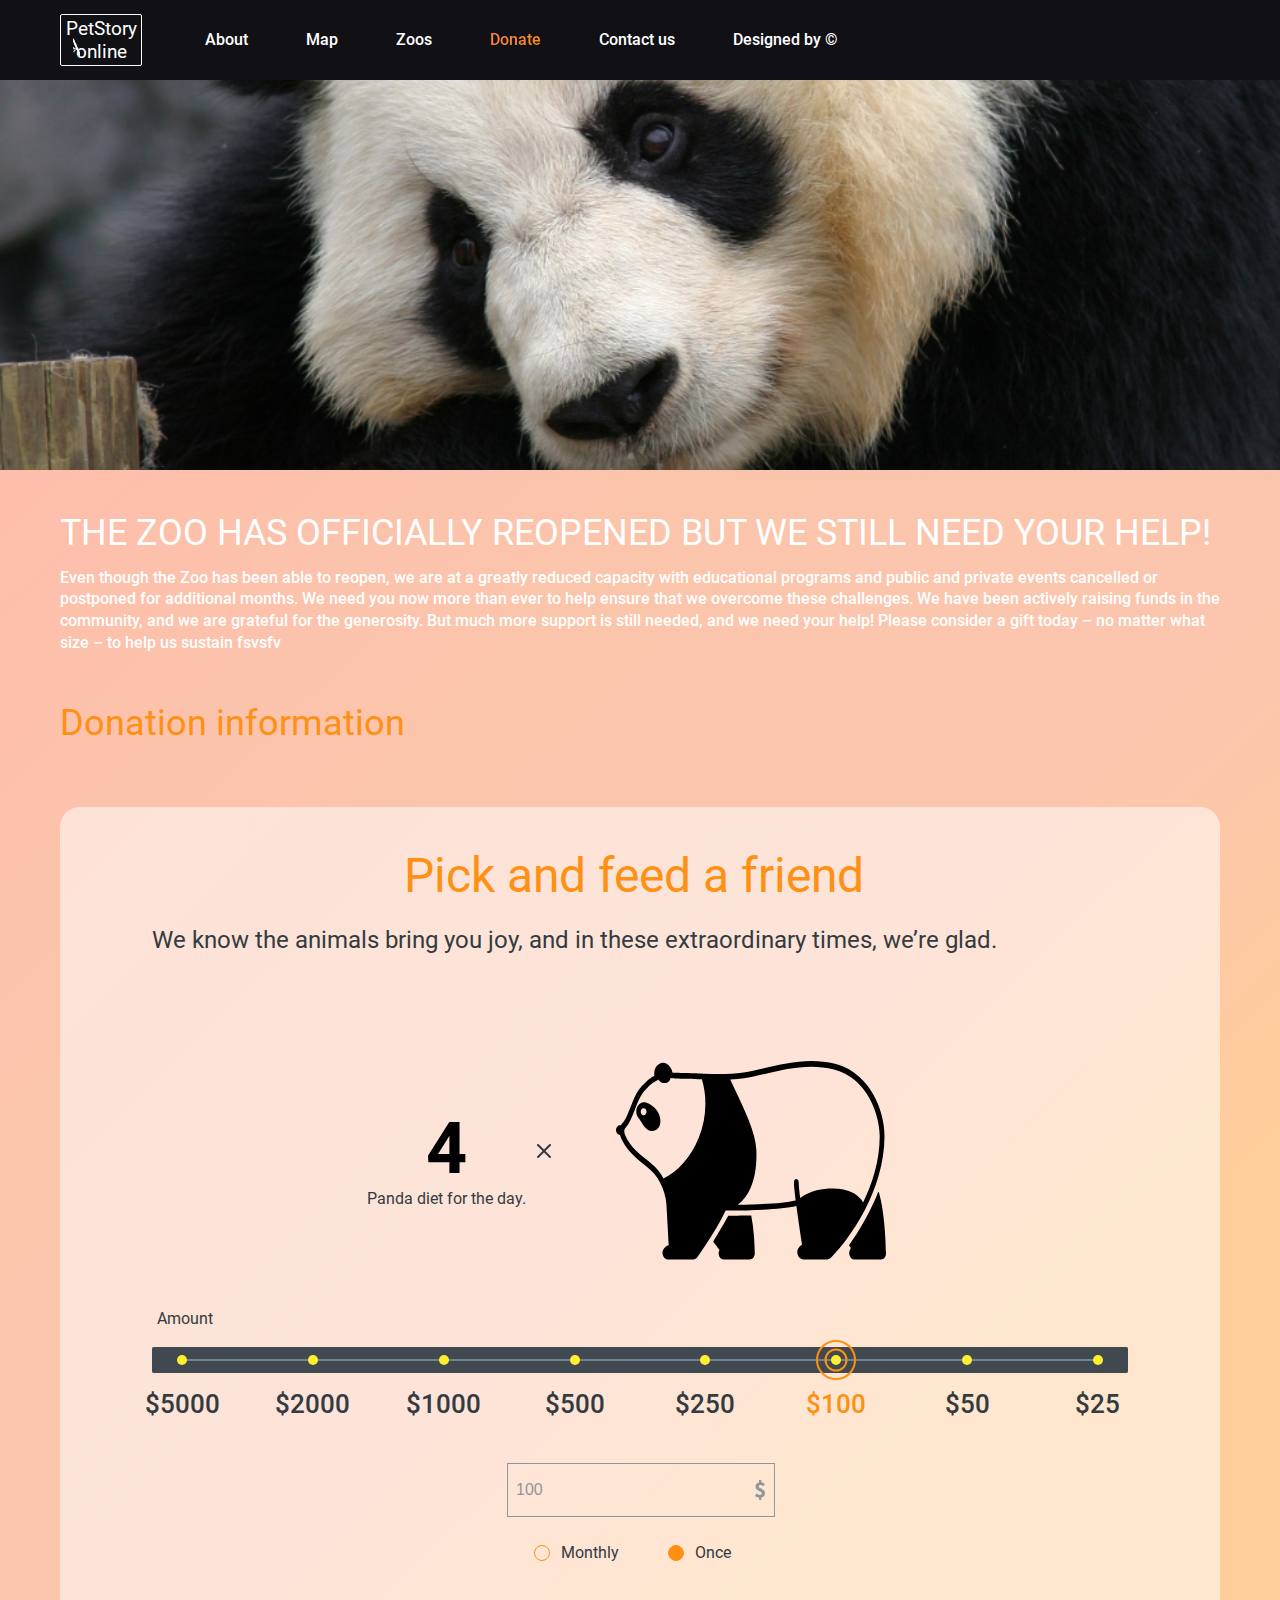
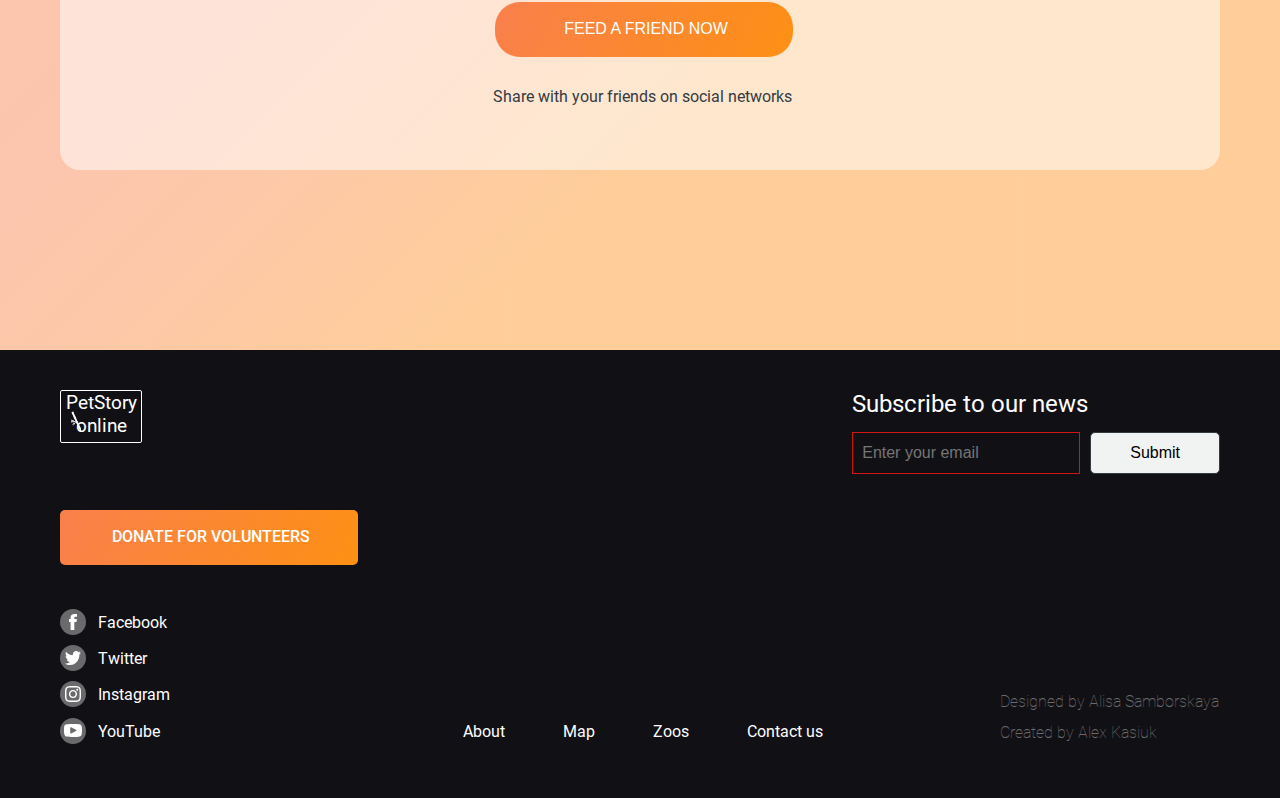
<file: pages/donate/index.html>
<!DOCTYPE html>
<html lang="en">
  <head>
    <meta charset="UTF-8" />
    <meta http-equiv="X-UA-Compatible" content="IE=edge" />
    <meta name="viewport" content="width=device-width, initial-scale=1.0" />
    <link rel="stylesheet" href="style.css" />
    <title>Donate</title>
    <link
      rel="icon"
      type="image/x-icon"
      href="../../assets/icons/favicon.ico"
    />
  </head>
  <body>
    <!-- Header section -->
    <header>
      <div class="wrapper">
        <h1 class="logo">
          <a href="../main/index.html">PetStory online</a>
        </h1>
        <div class="menu">
          <nav class="menu_body">
            <ul>
              <li><a href="../main/index.html">About</a></li>
              <li><a href="../map/index.html">Map</a></li>
              <li><a href="../zoo/index.html">Zoos</a></li>
              <li>
                <a class="active-menu-item" href="#">Donate</a>
              </li>
              <li><a href="https://github.com/alexeikasiuk">Contact us</a></li>
              <li>
                <a
                  href="https://www.figma.com/file/jfEFwkXVj1WRq7sUHDr8os/PetStory-online?node-id=0%3A1"
                  >Designed by <span>&copy;</span></a
                >
              </li>
            </ul>
          </nav>
          <div class="burger_icon">
            <span></span>
          </div>
        </div>
      </div>
    </header>

    <!-- watch section -->
    <section class="watch">
      <div class="wrapper"></div>
    </section>

    <!-- donate section -->
    <section class="donate">
      <div class="wrapper">
        <div class="info">
          <h3>THE ZOO HAS OFFICIALLY REOPENED BUT WE STILL NEED YOUR HELP!</h3>
          <p>
            Even though the Zoo has been able to reopen, we are at a greatly
            reduced capacity with educational programs and public and private
            events cancelled or postponed for additional months. We need you now
            more than ever to help ensure that we overcome these challenges. We
            have been actively raising funds in the community, and we are
            grateful for the generosity. But much more support is still needed,
            and we need your help! Please consider a gift today – no matter what
            size – to help us sustain fsvsfv
          </p>
        </div>
        <h3>Donation information</h3>
        <div class="pick">
          <h2>Pick and feed a friend</h2>
          <p>
            We know the animals bring you joy, and in these extraordinary times,
            we’re glad.
          </p>
          <div class="petDiet">
            <div>
              <span>4</span>
              <span>Panda diet for the day.</span>
            </div>
            <div>
              <img
                alt="panda"
                src="../../assets/images/panda_diet.svg"
                alt="panda"
              />
            </div>
          </div>
          <form action="" class="amount">
            <p>Amount</p>
            <fieldset class="chose_amount">
              <label data-amount="$5000"
                ><input name="amount" type="radio" value="5000" /> <span></span
              ></label>
              <label data-amount="$2000"
                ><input name="amount" type="radio" value="2000" /><span></span
              ></label>
              <label data-amount="$1000"
                ><input name="amount" type="radio" value="1000" /><span></span
              ></label>
              <label data-amount="$500"
                ><input name="amount" type="radio" value="500" /><span></span
              ></label>
              <label data-amount="$250"
                ><input name="amount" type="radio" value="250" /><span></span
              ></label>
              <label data-amount="$100" class="active_amount"
                ><input
                  name="amount"
                  type="radio"
                  value="100"
                  checked /><span></span
              ></label>
              <label data-amount="$50"
                ><input name="amount" type="radio" value="50" /><span></span
              ></label>
              <label data-amount="$25"
                ><input name="amount" type="radio" value="25" /><span></span
              ></label>
            </fieldset>
            <div>
              <label class="input_price_label">
                <input
                  class="input_price"
                  type="number"
                  placeholder="Another amount"
                  max="9999"
                  value="100"
                />
              </label>
            </div>
            <div class="period">
              <input id="month" type="radio" name="period" value="monthly" />
              <label for="month"></label>
              <span>Monthly</span>
              <input
                type="radio"
                id="once"
                checked
                name="period"
                value="once"
              />
              <label for="once"></label>
              <span>Once</span>
            </div>
            <button class="button1 button_color_default">
              FEED A FRIEND NOW
            </button>
            <p>Share with your friends on social networks</p>
          </form>
        </div>
      </div>
    </section>

    <!-- footer section -->
    <footer class="footer">
      <div class="wrapper">
        <div class="sub1">
          <div class="logo">
            <a href="../main/index.html">PetStory <span>online</span></a>
          </div>
          <form class="subscribe" action="#">
            <h4>Subscribe to our news</h4>
            <input
              class="email"
              required
              type="email"
              placeholder="Enter your email"
            />
            <button type="submit" class="button3 button3_color_default">
              Submit
            </button>
          </form>
        </div>
        <div class="sub2">
          <a href="#" class="button2 button_color_default">
            DONATE FOR VOLUNTEERS
          </a>
        </div>
        <div class="sub3">
          <div class="social">
            <ul>
              <li>
                <a href="https://www.facebook.com/"><span>Facebook</span></a>
              </li>
              <li>
                <a href="https://www.twitter.com/"><span>Twitter</span></a>
              </li>
              <li>
                <a href="https://www.instagram.com/"><span>Instagram</span></a>
              </li>
              <li>
                <a href="https://www.youtube.com/"><span>YouTube</span></a>
              </li>
            </ul>
          </div>
          <nav class="footer_menu">
            <ul>
              <li><a href="../main/index.html">About</a></li>
              <li><a href="../map/index.html">Map</a></li>
              <li><a href="../zoo/index.html">Zoos</a></li>
              <li><a href="https://github.com/alexeikasiuk">Contact us</a></li>
            </ul>
          </nav>
          <div class="copy">
            <a href="#">Designed by Alisa Samborskaya</a>
            <a href="https://github.com/alexeikasiuk/online-zoo"
              >Created by Alex Kasiuk</a
            >
          </div>
        </div>
      </div>
    </footer>
    <script src="script.js"></script>
  </body>
</html>
</file>
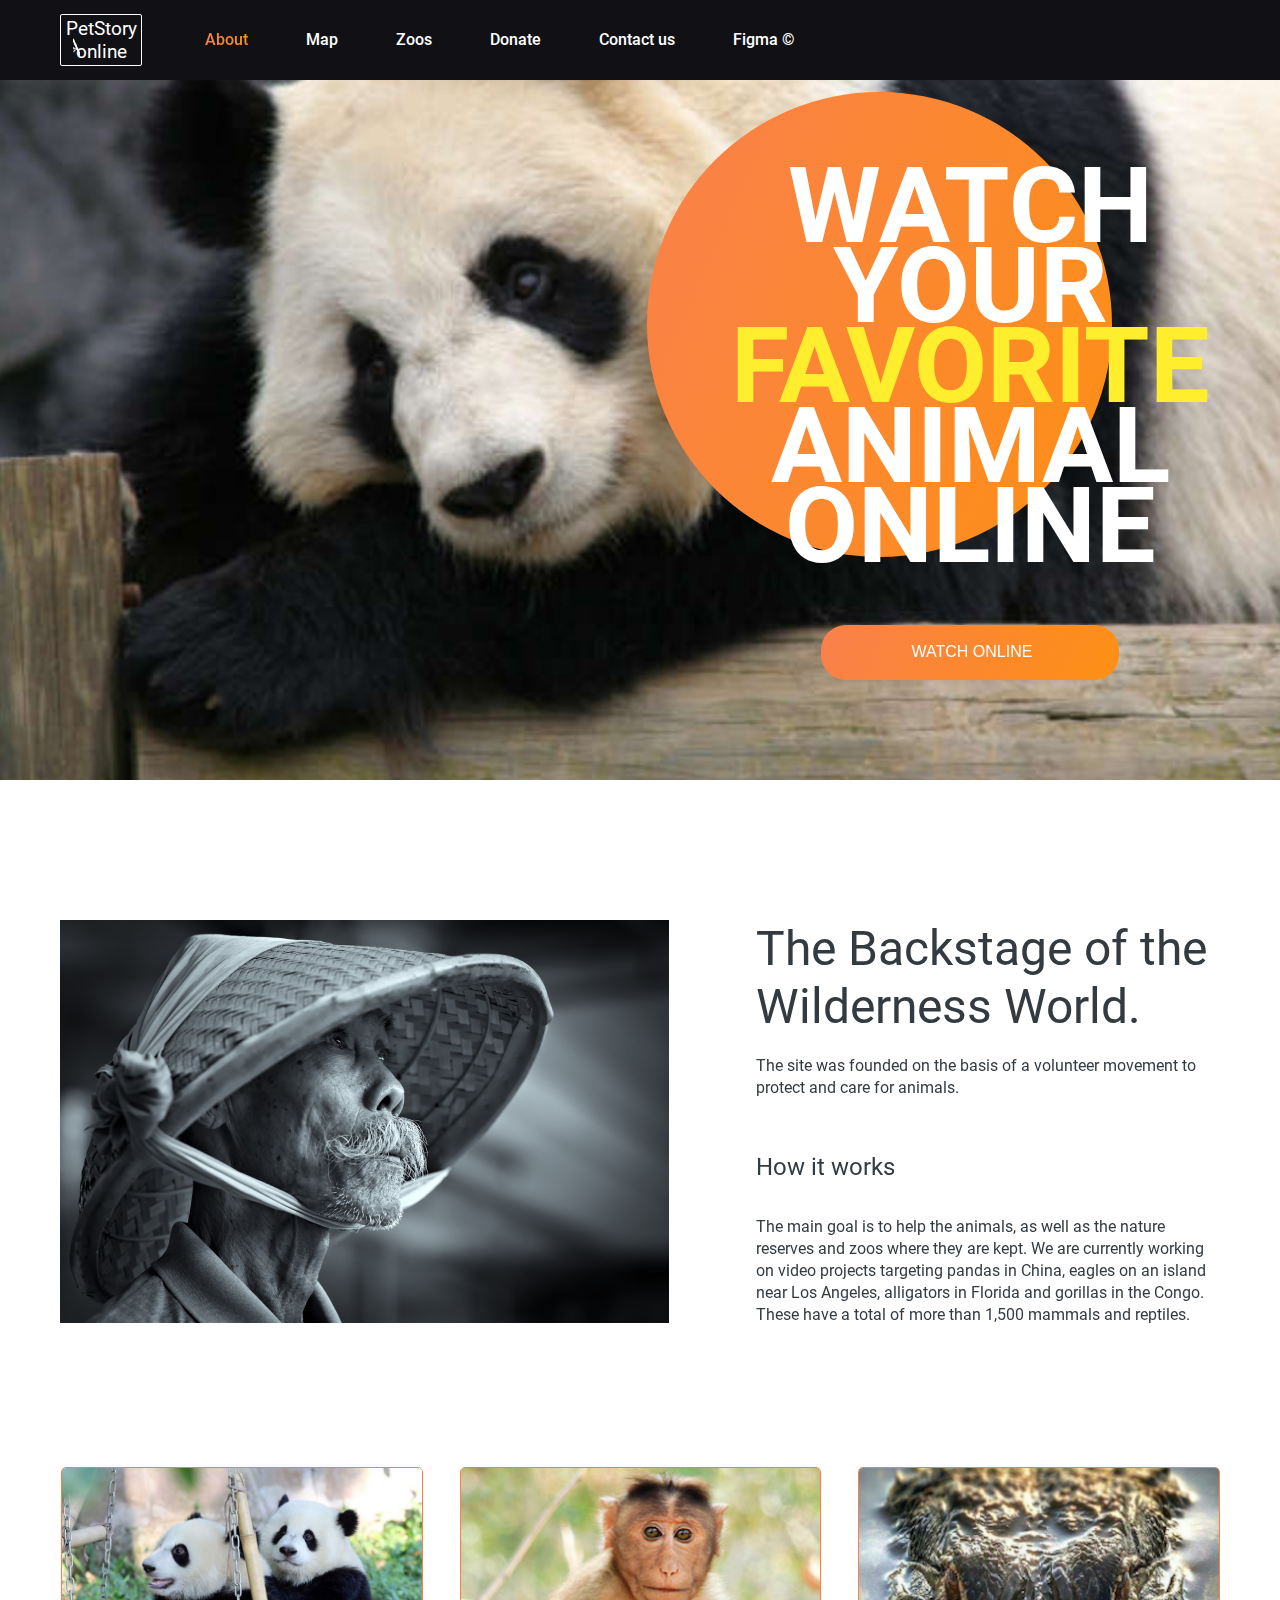
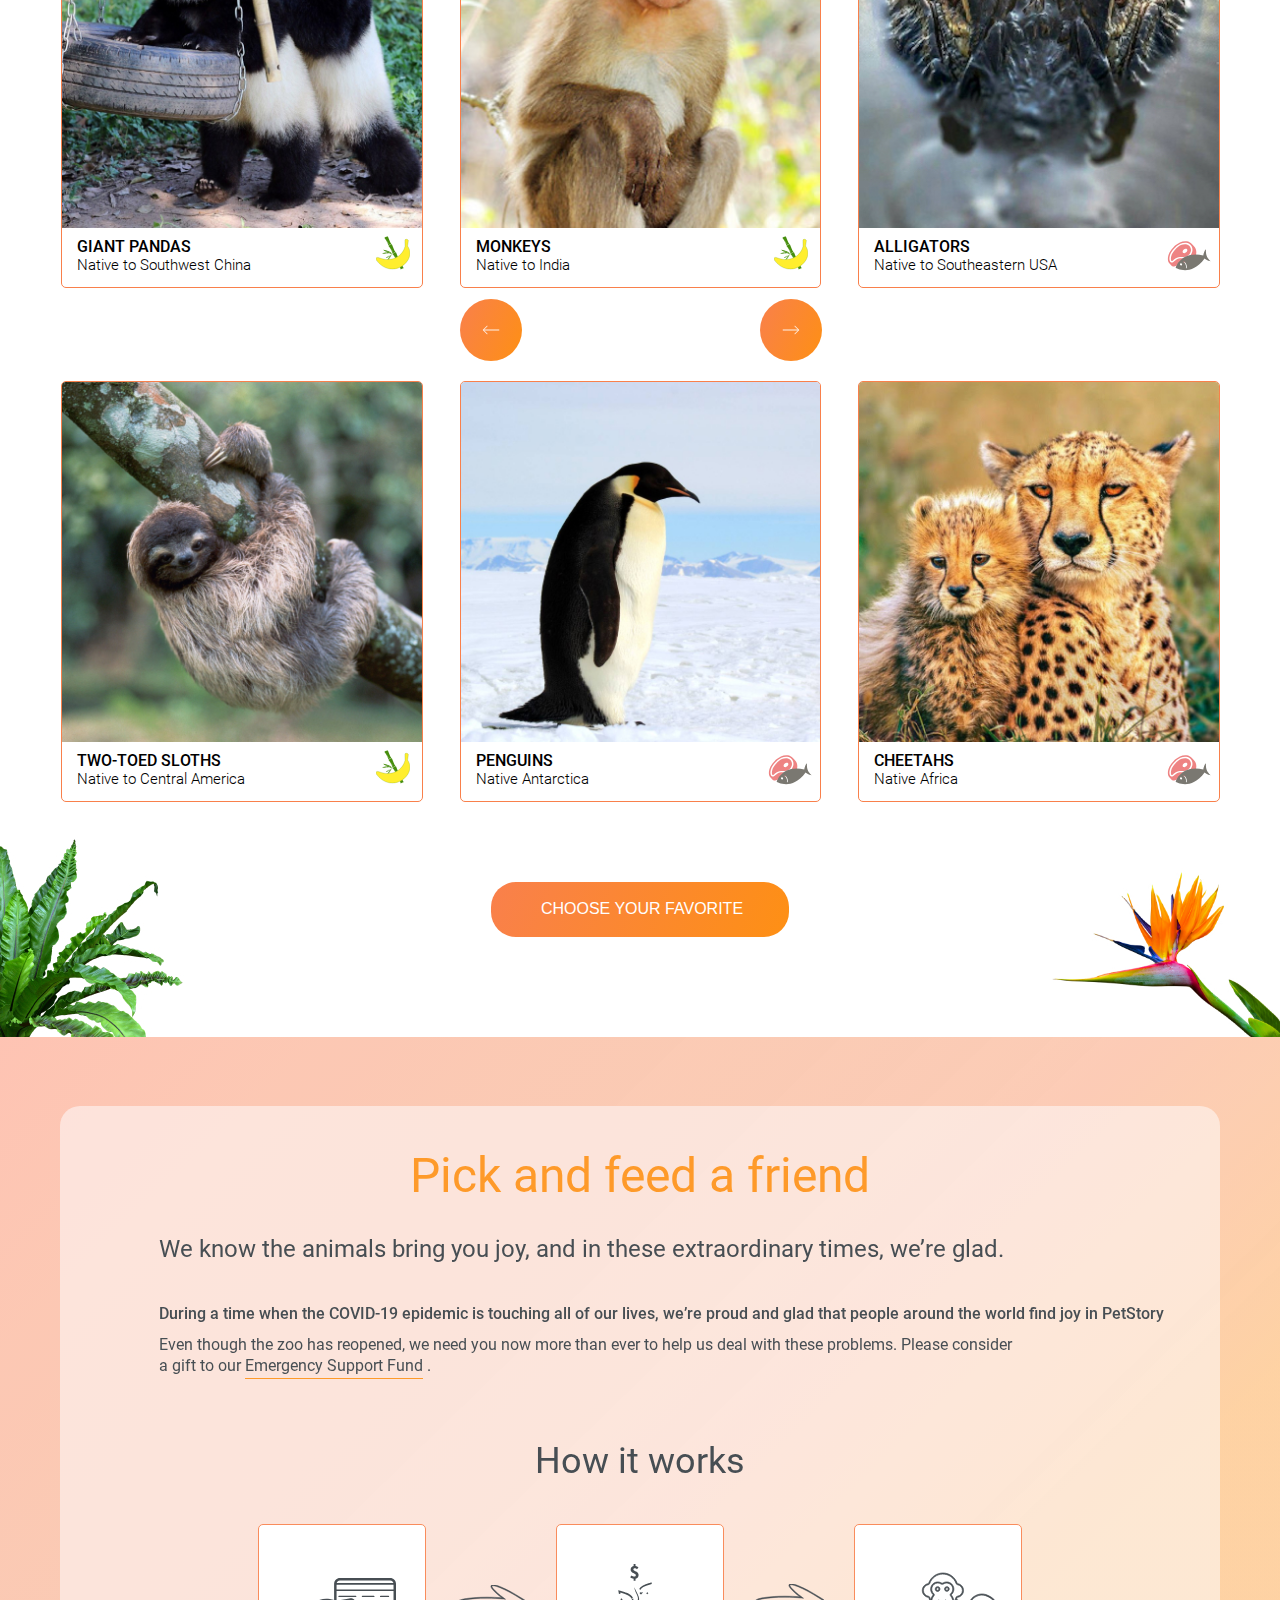
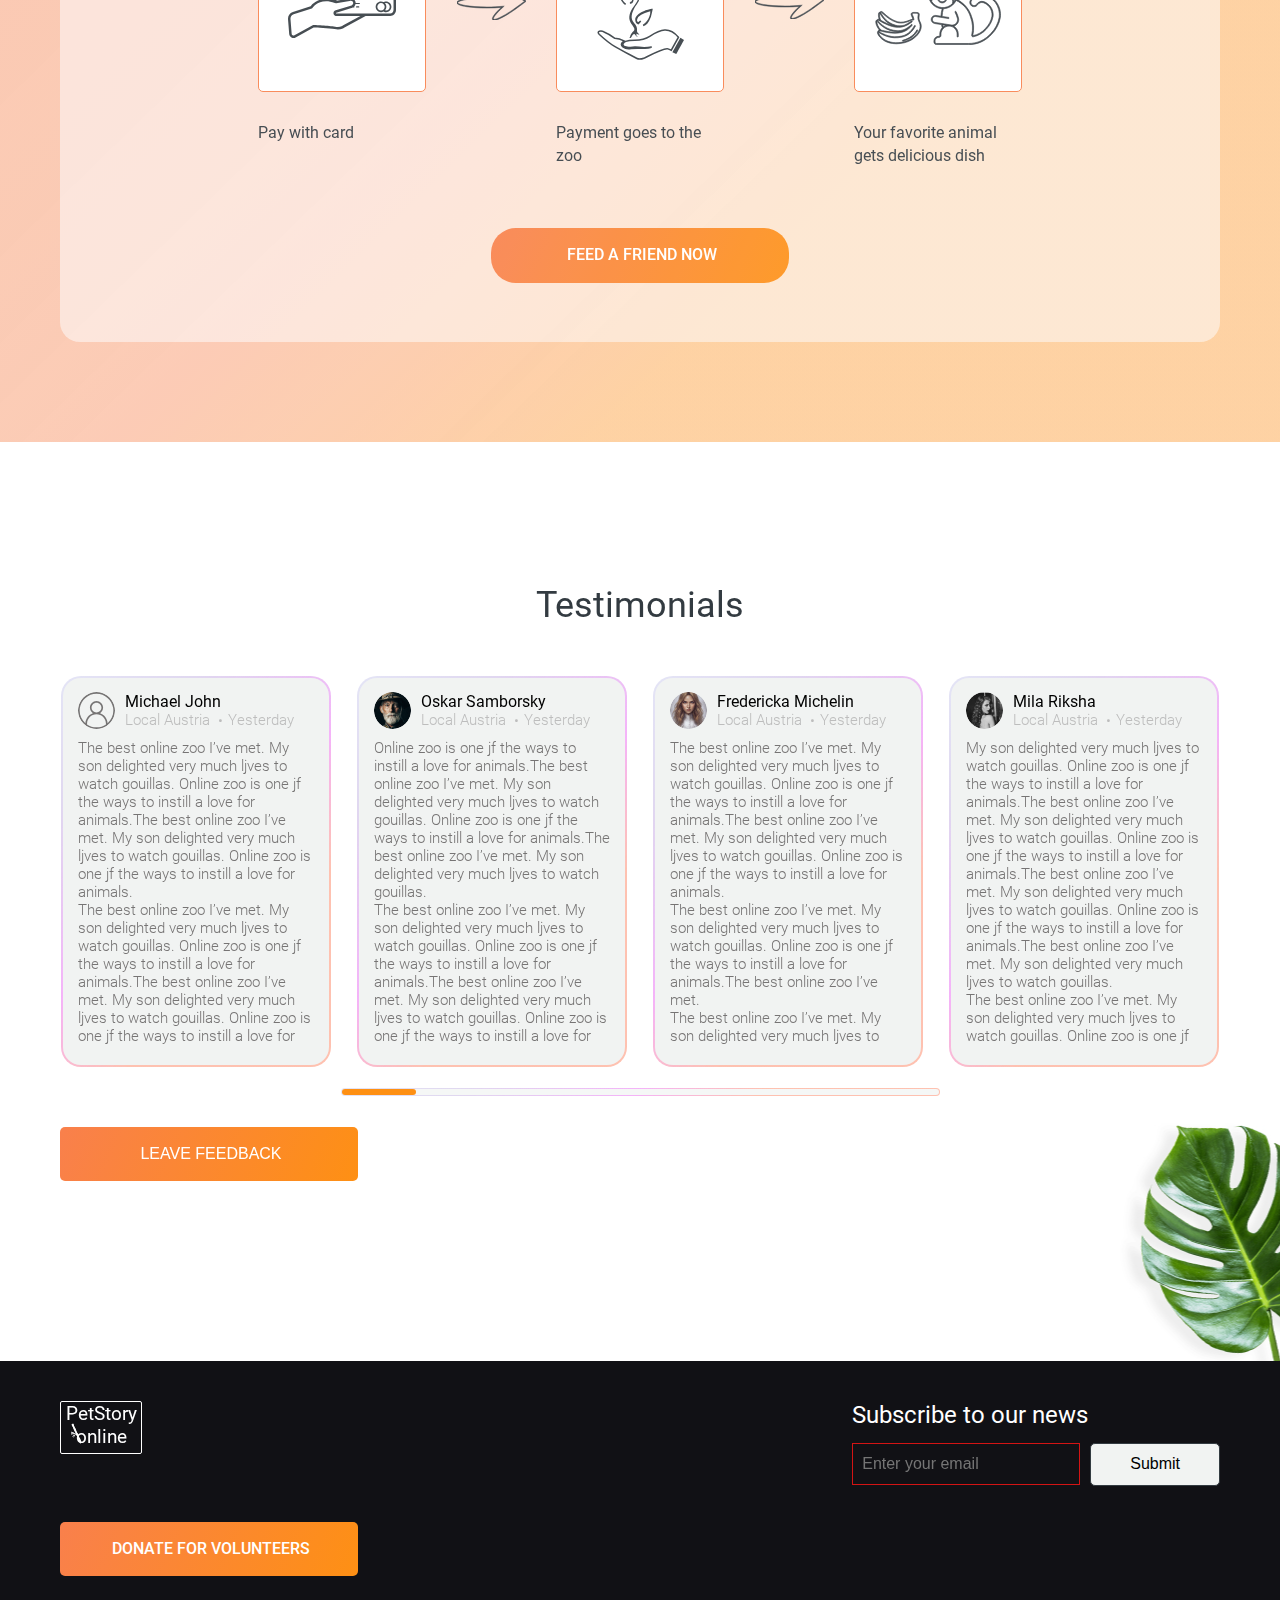
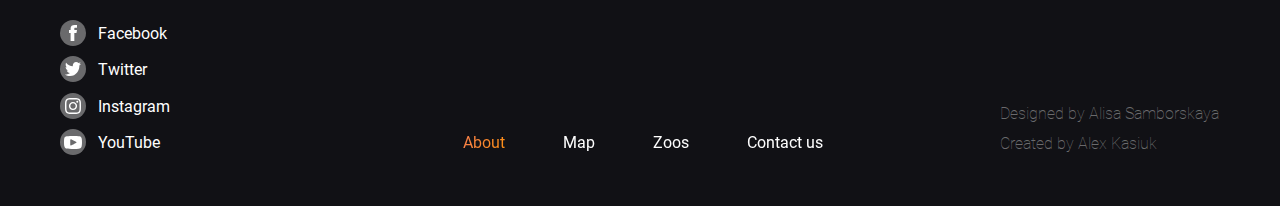
<file: pages/main/index.html>
<!DOCTYPE html>
<html lang="en">
  <head>
    <meta charset="UTF-8" />
    <meta http-equiv="X-UA-Compatible" content="IE=edge" />
    <meta name="viewport" content="width=device-width, initial-scale=1.0" />
    <link rel="stylesheet" href="style.css" />
    <title>PetStory</title>
    <link
      rel="icon"
      type="image/x-icon"
      href="../../assets/icons/favicon.ico"
    />
  </head>
  <body>
    <!-- Header section -->
    <header>
      <div class="wrapper">
        <h1 class="logo">
          <a href="#">PetStory online</a>
        </h1>
        <div class="menu">
          <nav class="menu_body">
            <ul>
              <li><a class="active-menu-item" href="#">About</a></li>
              <li><a href="../map/index.html">Map</a></li>
              <li><a href="../zoo/index.html">Zoos</a></li>
              <li><a href="../donate/index.html">Donate</a></li>
              <li><a href="https://github.com/alexeikasiuk">Contact us</a></li>
              <li>
                <a
                  href="https://www.figma.com/file/jfEFwkXVj1WRq7sUHDr8os/PetStory-online?node-id=0%3A1"
                  >Figma <span>&copy;</span></a
                >
              </li>
            </ul>
          </nav>
          <div class="burger_icon">
            <span></span>
          </div>
        </div>
      </div>
    </header>

    <!-- Watch section -->
    <section class="watch">
      <div class="wrapper">
        <div class="watch_body">
          <p>WATCH YOUR <span>FAVORITE</span> ANIMAL ONLINE</p>
          <button class="button1 button_color_default">WATCH ONLINE</button>
        </div>
      </div>
    </section>

    <!-- The Backstage section -->
    <section class="backstage">
      <div class="wrapper">
        <div class="backstage_image_container"></div>
        <article>
          <h2>The Backstage of the Wilderness World.</h2>
          <p>
            The site was founded on the basis of a volunteer movement to protect
            and care for animals.
          </p>
          <h3>How it works</h3>
          <p>
            The main goal is to help the animals, as well as the nature reserves
            and zoos where they are kept. We are currently working on video
            projects targeting pandas in China, eagles on an island near Los
            Angeles, alligators in Florida and gorillas in the Congo. These have
            a total of more than 1,500 mammals and reptiles.
          </p>
        </article>
      </div>
    </section>

    <!-- Pet Cards section -->
    <section class="pet_cards">
      <div class="wrapper">
        <div class="slider">
          <div class="slider_window"></div>

          <button class="button_slider prev"></button>
          <button class="button_slider next"></button>
        </div>

        <button class="button1 button_color_default" id="goToMap">
          CHOOSE YOUR FAVORITE
        </button>
      </div>
    </section>

    <!-- Pick and feed section -->
    <section class="friend">
      <div class="wrapper">
        <div class="friend_info">
          <h2>Pick and feed a friend</h2>
          <p>
            We know the animals bring you joy, and in these extraordinary times,
            we’re glad.
          </p>
          <p>
            During a time when the COVID-19 epidemic is touching all of our
            lives, we’re proud and glad that people around the world find joy in
            PetStory
          </p>
          <p>
            Even though the zoo has reopened, we need you now more than ever to
            help us deal with these problems. Please consider a gift to our
            <a href="../donate/index.html">Emergency Support Fund</a> .
          </p>
        </div>
        <div class="friend_map">
          <h3>How it works</h3>
          <div class="feed">
            <div class="step">
              <div class="step_img pay-card"></div>
              <p>Pay with card</p>
            </div>
            <!-- <div class="nextStep"></div> -->
            <div class="step">
              <div class="step_img plant"></div>
              <p>Payment goes to the zoo</p>
            </div>
            <!-- <div class="nextStep"></div> -->
            <div class="step">
              <div class="step_img monkey"></div>
              <p>Your favorite animal gets delicious dish</p>
            </div>
          </div>
          <a href="../donate/index.html" class="button1 button_color_default">
            FEED A FRIEND NOW
          </a>
        </div>
      </div>
    </section>

    <!-- Testimonials section -->
    <section class="testimonials">
      <div class="wrapper">
        <h3>Testimonials</h3>
        <div class="wrap_window">
          <div class="stories">
            <div class="wrap_story">
              <article class="story">
                <div class="modal_close"></div>
                <figure>
                  <img src="../../assets/icons/user_icon.svg" alt="user icon" />
                  <figcaption>
                    <p class="user_name">Michael John</p>
                    <div>
                      <p class="user_data">Local Austria</p>
                      <p class="user_data">Yesterday</p>
                    </div>
                  </figcaption>
                </figure>
                <div class="testimonial">
                  <p>
                    The best online zoo I’ve met. My son delighted very much
                    ljves to watch gouillas. Online zoo is one jf the ways to
                    instill a love for animals.The best online zoo I’ve met. My
                    son delighted very much ljves to watch gouillas. Online zoo
                    is one jf the ways to instill a love for animals.
                  </p>
                  <p>
                    The best online zoo I’ve met. My son delighted very much
                    ljves to watch gouillas. Online zoo is one jf the ways to
                    instill a love for animals.The best online zoo I’ve met. My
                    son delighted very much ljves to watch gouillas. Online zoo
                    is one jf the ways to instill a love for animals.
                  </p>
                  <p>
                    The best online zoo I’ve met. My son delighted very much
                    ljves to watch gouillas. Online zoo is one jf the ways to
                    instill a love for animals.The best online zoo I’ve met. My
                    son delighted very much ljves to watch gouillas. Online zoo
                    is one jf the ways to instill a love for animals.
                  </p>
                </div>
              </article>
            </div>
            <div class="wrap_story">
              <article class="story">
                <div class="modal_close"></div>
                <figure>
                  <img src="../../assets/images/user1.jpg" />
                  <figcaption>
                    <p class="user_name">Oskar Samborsky</p>
                    <div>
                      <p class="user_data">Local Austria</p>
                      <p class="user_data">Yesterday</p>
                    </div>
                  </figcaption>
                </figure>
                <div class="testimonial">
                  <p>
                    Online zoo is one jf the ways to instill a love for
                    animals.The best online zoo I’ve met. My son delighted very
                    much ljves to watch gouillas. Online zoo is one jf the ways
                    to instill a love for animals.The best online zoo I’ve met.
                    My son delighted very much ljves to watch gouillas.
                  </p>
                  <p>
                    The best online zoo I’ve met. My son delighted very much
                    ljves to watch gouillas. Online zoo is one jf the ways to
                    instill a love for animals.The best online zoo I’ve met. My
                    son delighted very much ljves to watch gouillas. Online zoo
                    is one jf the ways to instill a love for animals.
                  </p>
                  <p>
                    The best online zoo I’ve met. My son delighted very much
                    ljves to watch gouillas. Online zoo is one jf the ways to
                    instill a love for animals.The best online zoo I’ve met. My
                    son delighted very much ljves to watch gouillas. Online zoo
                    is one jf the ways to instill a love for animals.
                  </p>
                </div>
              </article>
            </div>
            <div class="wrap_story">
              <article class="story">
                <div class="modal_close"></div>
                <figure>
                  <img src="../../assets/images/user2.jpg" />
                  <figcaption>
                    <p class="user_name">Fredericka Michelin</p>
                    <div>
                      <p class="user_data">Local Austria</p>
                      <p class="user_data">Yesterday</p>
                    </div>
                  </figcaption>
                </figure>
                <div class="testimonial">
                  <p>
                    The best online zoo I’ve met. My son delighted very much
                    ljves to watch gouillas. Online zoo is one jf the ways to
                    instill a love for animals.The best online zoo I’ve met. My
                    son delighted very much ljves to watch gouillas. Online zoo
                    is one jf the ways to instill a love for animals.
                  </p>
                  <p>
                    The best online zoo I’ve met. My son delighted very much
                    ljves to watch gouillas. Online zoo is one jf the ways to
                    instill a love for animals.The best online zoo I’ve met.
                  </p>
                  <p>
                    The best online zoo I’ve met. My son delighted very much
                    ljves to watch gouillas. Online zoo is one jf the ways to
                    instill a love for animals.The best online zoo I’ve met. My
                    son delighted very much ljves to watch gouillas. Online zoo
                    is one jf the ways to instill a love for animals.
                  </p>
                </div>
              </article>
            </div>
            <div class="wrap_story">
              <article class="story">
                <div class="modal_close"></div>
                <figure>
                  <img src="../../assets/images/user3.jpg" />
                  <figcaption>
                    <p class="user_name">Mila Riksha</p>
                    <div>
                      <p class="user_data">Local Austria</p>
                      <p class="user_data">Yesterday</p>
                    </div>
                  </figcaption>
                </figure>
                <div class="testimonial">
                  <p>
                    My son delighted very much ljves to watch gouillas. Online
                    zoo is one jf the ways to instill a love for animals.The
                    best online zoo I’ve met. My son delighted very much ljves
                    to watch gouillas. Online zoo is one jf the ways to instill
                    a love for animals.The best online zoo I’ve met. My son
                    delighted very much ljves to watch gouillas. Online zoo is
                    one jf the ways to instill a love for animals.The best
                    online zoo I’ve met. My son delighted very much ljves to
                    watch gouillas.
                  </p>
                  <p>
                    The best online zoo I’ve met. My son delighted very much
                    ljves to watch gouillas. Online zoo is one jf the ways to
                    instill a love for animals.The best online zoo I’ve met. My
                    son delighted very much ljves to watch gouillas. Online zoo
                    is one jf the ways to instill a love for animals.
                  </p>
                </div>
              </article>
            </div>
            <div class="wrap_story">
              <article class="story">
                <div class="modal_close"></div>
                <figure>
                  <img src="../../assets/icons/user_icon.svg" alt="user icon" />
                  <figcaption>
                    <p class="user_name">Michael John</p>
                    <div>
                      <p class="user_data">Local Austria</p>
                      <p class="user_data">today</p>
                    </div>
                  </figcaption>
                </figure>
                <div class="testimonial">
                  <p>
                    The best online zoo I’ve met. My son delighted very much
                    ljves to watch gouillas. Online zoo is one jf the ways to
                    instill a love for animals.The best online zoo I’ve met. My
                    son delighted very much ljves to watch gouillas. Online zoo
                    is one jf the ways to instill a love for animals.
                  </p>
                  <p>
                    The best online zoo I’ve met. My son delighted very much
                    ljves to watch gouillas. Online zoo is one jf the ways to
                    instill a love for animals.The best online zoo I’ve met. My
                    son delighted very much ljves to watch gouillas. Online zoo
                    is one jf the ways to instill a love for animals.
                  </p>
                </div>
              </article>
            </div>
            <div class="wrap_story">
              <article class="story">
                <div class="modal_close"></div>
                <figure>
                  <img src="../../assets/images/user3.jpg" />
                  <figcaption>
                    <p class="user_name">Oskar Samborsky</p>
                    <div>
                      <p class="user_data">Local Austria</p>
                      <p class="user_data">Yesterday</p>
                    </div>
                  </figcaption>
                </figure>
                <div class="testimonial">
                  <p>
                    Online zoo is one jf the ways to instill a love for
                    animals.The best online zoo I’ve met. My son delighted very
                    much ljves to watch gouillas. Online zoo is one jf the ways
                    to instill a love for animals.The best online zoo I’ve met.
                    My son delighted very much ljves to watch gouillas.
                  </p>
                  <p>
                    The best online zoo I’ve met. My son delighted very much
                    ljves to watch gouillas. Online zoo is one jf the ways to
                    instill a love for animals.The best online zoo I’ve met. My
                    son delighted very much ljves to watch gouillas. Online zoo
                    is one jf the ways to instill a love for animals.
                  </p>
                  <p>
                    The best online zoo I’ve met. My son delighted very much
                    ljves to watch gouillas. Online zoo is one jf the ways to
                    instill a love for animals.The best online zoo I’ve met. My
                    son delighted very much ljves to watch gouillas. Online zoo
                    is one jf the ways to instill a love for animals.
                  </p>
                </div>
              </article>
            </div>
            <div class="wrap_story">
              <article class="story">
                <div class="modal_close"></div>
                <figure>
                  <img src="../../assets/images/user2.jpg" />
                  <figcaption>
                    <p class="user_name">Fredericka Michelin</p>
                    <div>
                      <p class="user_data">Local Austria</p>
                      <p class="user_data">Yesterday</p>
                    </div>
                  </figcaption>
                </figure>
                <div class="testimonial">
                  <p>
                    The best online zoo I’ve met. My son delighted very much
                    ljves to watch gouillas. Online zoo is one jf the ways to
                    instill a love for animals.The best online zoo I’ve met. My
                    son delighted very much ljves to watch gouillas. Online zoo
                    is one jf the ways to instill a love for animals.
                  </p>
                  <p>
                    The best online zoo I’ve met. My son delighted very much
                    ljves to watch gouillas. Online zoo is one jf the ways to
                    instill a love for animals.The best online zoo I’ve met.
                  </p>
                  <p>
                    The best online zoo I’ve met. My son delighted very much
                    ljves to watch gouillas. Online zoo is one jf the ways to
                    instill a love for animals.The best online zoo I’ve met. My
                    son delighted very much ljves to watch gouillas. Online zoo
                    is one jf the ways to instill a love for animals.
                  </p>
                </div>
              </article>
            </div>
            <div class="wrap_story">
              <article class="story">
                <figure>
                  <img src="../../assets/images/user3.jpg" />
                  <figcaption>
                    <p class="user_name">Mila Riksha</p>
                    <div>
                      <p class="user_data">Local Austria</p>
                      <p class="user_data">Yesterday</p>
                    </div>
                  </figcaption>
                </figure>
                <div class="testimonial">
                  <p>
                    My son delighted very much ljves to watch gouillas. Online
                    zoo is one jf the ways to instill a love for animals.The
                    best online zoo I’ve met. My son delighted very much ljves
                    to watch gouillas. Online zoo is one jf the ways to instill
                    a love for animals.The best online zoo I’ve met. My son
                    delighted very much ljves to watch gouillas. Online zoo is
                    one jf the ways to instill a love for animals.The best
                    online zoo I’ve met. My son delighted very much ljves to
                    watch gouillas.
                  </p>
                  <p>
                    The best online zoo I’ve met. My son delighted very much
                    ljves to watch gouillas. Online zoo is one jf the ways to
                    instill a love for animals.The best online zoo I’ve met. My
                    son delighted very much ljves to watch gouillas. Online zoo
                    is one jf the ways to instill a love for animals.
                  </p>
                </div>
              </article>
            </div>
            <div class="wrap_story">
              <article class="story">
                <div class="modal_close"></div>
                <figure>
                  <img src="../../assets/icons/user_icon.svg" alt="user icon" />
                  <figcaption>
                    <p class="user_name">Michael John</p>
                    <div>
                      <p class="user_data">Local Austria</p>
                      <p class="user_data">today</p>
                    </div>
                  </figcaption>
                </figure>
                <div class="testimonial">
                  <p>
                    The best online zoo I’ve met. My son delighted very much
                    ljves to watch gouillas. Online zoo is one jf the ways to
                    instill a love for animals.The best online zoo I’ve met. My
                    son delighted very much ljves to watch gouillas. Online zoo
                    is one jf the ways to instill a love for animals.
                  </p>
                  <p>
                    The best online zoo I’ve met. My son delighted very much
                    ljves to watch gouillas. Online zoo is one jf the ways to
                    instill a love for animals.The best online zoo I’ve met. My
                    son delighted very much ljves to watch gouillas. Online zoo
                    is one jf the ways to instill a love for animals.
                  </p>
                </div>
              </article>
            </div>
            <div class="wrap_story">
              <article class="story">
                <div class="modal_close"></div>
                <figure>
                  <img src="../../assets/images/user2.jpg" />
                  <figcaption>
                    <p class="user_name">Oskar Samborsky</p>
                    <div>
                      <p class="user_data">Local Austria</p>
                      <p class="user_data">Yesterday</p>
                    </div>
                  </figcaption>
                </figure>
                <div class="testimonial">
                  <p>
                    Online zoo is one jf the ways to instill a love for
                    animals.The best online zoo I’ve met. My son delighted very
                    much ljves to watch gouillas. Online zoo is one jf the ways
                    to instill a love for animals.The best online zoo I’ve met.
                    My son delighted very much ljves to watch gouillas.
                  </p>
                  <p>
                    The best online zoo I’ve met. My son delighted very much
                    ljves to watch gouillas. Online zoo is one jf the ways to
                    instill a love for animals.The best online zoo I’ve met. My
                    son delighted very much ljves to watch gouillas. Online zoo
                    is one jf the ways to instill a love for animals.
                  </p>
                  <p>
                    The best online zoo I’ve met. My son delighted very much
                    ljves to watch gouillas. Online zoo is one jf the ways to
                    instill a love for animals.The best online zoo I’ve met. My
                    son delighted very much ljves to watch gouillas. Online zoo
                    is one jf the ways to instill a love for animals.
                  </p>
                </div>
              </article>
            </div>
            <div class="wrap_story">
              <article class="story">
                <div class="modal_close"></div>
                <figure>
                  <img src="../../assets/images/user1.jpg" />
                  <figcaption>
                    <p class="user_name">Fredericka Michelin</p>
                    <div>
                      <p class="user_data">Local Austria</p>
                      <p class="user_data">Yesterday</p>
                    </div>
                  </figcaption>
                </figure>
                <div class="testimonial">
                  <p>
                    The best online zoo I’ve met. My son delighted very much
                    ljves to watch gouillas. Online zoo is one jf the ways to
                    instill a love for animals.The best online zoo I’ve met. My
                    son delighted very much ljves to watch gouillas. Online zoo
                    is one jf the ways to instill a love for animals.
                  </p>
                  <p>
                    The best online zoo I’ve met. My son delighted very much
                    ljves to watch gouillas. Online zoo is one jf the ways to
                    instill a love for animals.The best online zoo I’ve met.
                  </p>
                  <p>
                    The best online zoo I’ve met. My son delighted very much
                    ljves to watch gouillas. Online zoo is one jf the ways to
                    instill a love for animals.The best online zoo I’ve met. My
                    son delighted very much ljves to watch gouillas. Online zoo
                    is one jf the ways to instill a love for animals.
                  </p>
                </div>
              </article>
            </div>
          </div>
        </div>
        <div class="range">
          <input
            type="range"
            class="input_range"
            mim="0"
            max="7"
            step="1"
            value="0"
          />
        </div>
        <button class="button2 button_color_default">LEAVE FEEDBACK</button>
      </div>
    </section>

    <!-- footer section -->
    <footer class="footer">
      <div class="wrapper">
        <div class="sub1">
          <div class="logo">
            <a href="#">PetStory <span>online</span></a>
          </div>
          <form class="subscribe" action="#">
            <h4>Subscribe to our news</h4>
            <input
              class="email"
              required
              type="email"
              placeholder="Enter your email"
            />
            <button type="submit" class="button3 button3_color_default">
              Submit
            </button>
          </form>
        </div>
        <div class="sub2">
          <a href="../donate/index.html" class="button2 button_color_default">
            DONATE FOR VOLUNTEERS
          </a>
        </div>
        <div class="sub3">
          <div class="social">
            <ul>
              <li>
                <a href="https://www.facebook.com/"><span>Facebook</span></a>
              </li>
              <li>
                <a href="https://www.twitter.com/"><span>Twitter</span></a>
              </li>
              <li>
                <a href="https://www.instagram.com/"><span>Instagram</span></a>
              </li>
              <li>
                <a href="https://www.youtube.com/"><span>YouTube</span></a>
              </li>
            </ul>
          </div>
          <nav class="footer_menu">
            <ul>
              <li><a href="#" class="active-menu-item">About</a></li>
              <li><a href="../map/index.html">Map</a></li>
              <li><a href="../zoo/index.html">Zoos</a></li>
              <li><a href="https://github.com/alexeikasiuk">Contact us</a></li>
            </ul>
          </nav>
          <div class="copy">
            <a href="#">Designed by Alisa Samborskaya</a>
            <a href="https://github.com/alexeikasiuk/online-zoo"
              >Created by Alex Kasiuk</a
            >
          </div>
        </div>
      </div>
    </footer>
    <div class="shadow"></div>
    <script src="script.js"></script>
  </body>
</html>
</file>
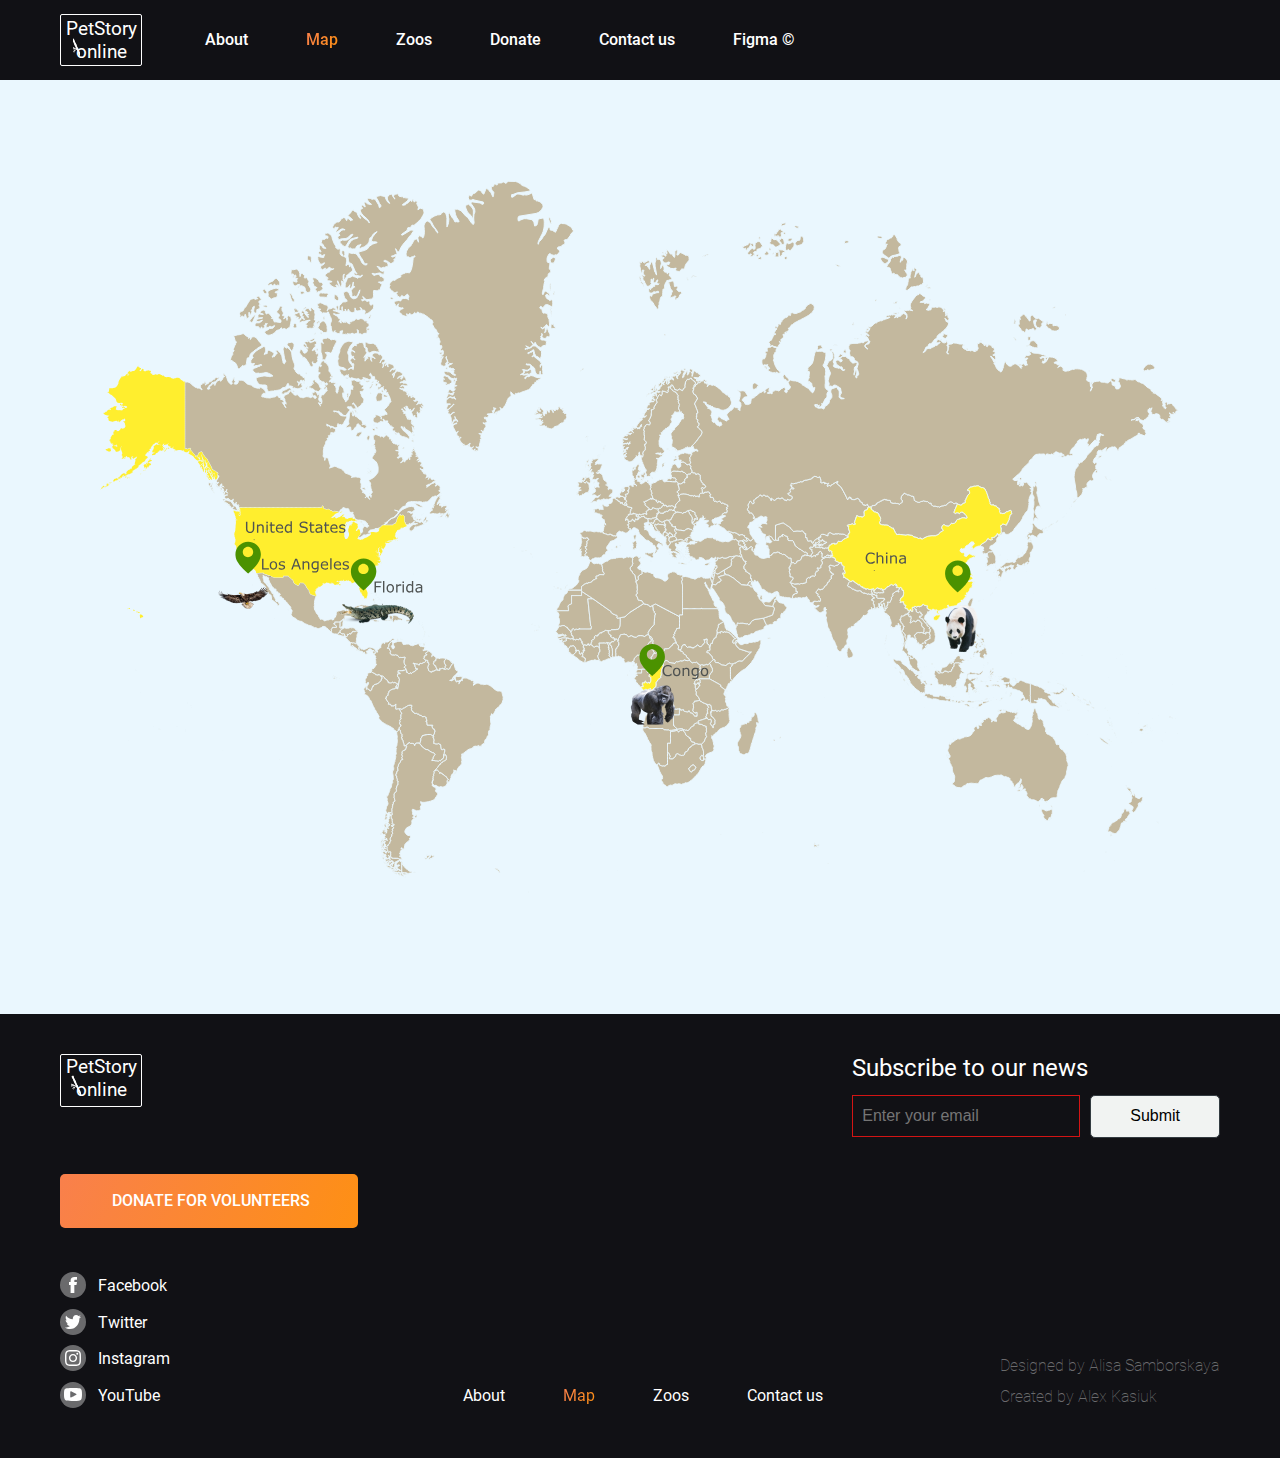
<file: pages/map/index.html>
<!DOCTYPE html>
<html lang="en">
  <head>
    <meta charset="UTF-8" />
    <meta http-equiv="X-UA-Compatible" content="IE=edge" />
    <meta name="viewport" content="width=device-width, initial-scale=1.0" />
    <link rel="stylesheet" href="style.css" />
    <title>Map</title>
  </head>
  <body>
    <!-- Header section -->
    <header>
      <div class="wrapper">
        <h1 class="logo">
          <a href="../main/index.html">PetStory online</a>
        </h1>
        <div class="menu">
          <nav class="menu_body">
            <ul>
              <li><a href="../main/index.html">About</a></li>
              <li><a href="#" class="active-menu-item">Map</a></li>
              <li><a href="../zoo/index.html">Zoos</a></li>
              <li><a href="../donate/index.html">Donate</a></li>
              <li><a href="https://github.com/alexeikasiuk">Contact us</a></li>
              <li>
                <a
                  href="https://www.figma.com/file/jfEFwkXVj1WRq7sUHDr8os/PetStory-online?node-id=0%3A1"
                  >Figma <span>&copy;</span></a
                >
              </li>
            </ul>
          </nav>
          <div class="burger_icon">
            <span></span>
          </div>
        </div>
      </div>
    </header>

    <!-- map section -->
    <section class="animals-map">
      <div class="wrapper">
        <div class="map-body">
          <img
            class="map"
            src="../../assets/images/map/map_1600.svg"
            alt="map"
          />

          <div class="animals">
            <div class="animal eagle">
              <!-- <img src="../../assets/images/map/eagle.png" alt="eagle" /> -->
              <div class="pet_tooltip hide">
                <div class="tooltip_mark"></div>
                <h4>Eagles</h4>
                <p>Los Angeles, USA</p>
                <button class="button4">Watch online</button>
              </div>
            </div>
            <div class="animal crocodile">
              <!-- <img
                src="../../assets/images/map/crocodile.png"
                alt="crocodile"
              /> -->
              <div class="pet_tooltip">
                <div class="tooltip_mark"></div>
                <h4>Alligators</h4>
                <p>Florida, USA</p>
                <button class="button4">Watch online</button>
              </div>
            </div>
            <div class="animal gorilla">
              <!-- <img src="../../assets/images/map/gorilla.png" /> -->
              <div class="pet_tooltip">
                <div class="tooltip_mark"></div>
                <h4>Gorillas</h4>
                <p>Congo, Africa</p>
                <button class="button4">Watch online</button>
              </div>
            </div>
            <div class="animal panda">
              <!-- <img src="../../assets/images/map/panda.png" /> -->
              <div class="pet_tooltip">
                <div class="tooltip_mark"></div>
                <h4>Pandas</h4>
                <p>China</p>
                <button class="button4">Watch online</button>
              </div>
            </div>
            <!-- <div class="animal eagle">
            <img src="../../assets/images/map/eagle.png" alt="eagle" />
          </div>
          <div class="animal crocodile">
            <img src="../../assets/images/map/crocodile.png" alt="crocodile" />
          </div>
          <div class="animal gorilla">
            <img src="../../assets/images/map/gorilla.png" alt="gorilla" />
          </div>
          <div class="animal panda">
            <img src="../../assets/images/map/panda.png" alt="panda" />
          </div> -->
          </div>
        </div>
      </div>
    </section>

    <!-- footer section -->
    <footer class="footer">
      <div class="wrapper">
        <div class="sub1">
          <div class="logo">
            <a href="../main/index.html">PetStory <span>online</span></a>
          </div>
          <form class="subscribe" action="#">
            <h4>Subscribe to our news</h4>
            <input
              class="email"
              required
              type="email"
              placeholder="Enter your email"
            />
            <button type="submit" class="button3 button3_color_default">
              Submit
            </button>
          </form>
        </div>
        <div class="sub2">
          <a href="../donate/index.html" class="button2 button_color_default">
            DONATE FOR VOLUNTEERS
          </a>
        </div>
        <div class="sub3">
          <div class="social">
            <ul>
              <li>
                <a href="https://www.facebook.com/"><span>Facebook</span></a>
              </li>
              <li>
                <a href="https://www.twitter.com/"><span>Twitter</span></a>
              </li>
              <li>
                <a href="https://www.instagram.com/"><span>Instagram</span></a>
              </li>
              <li>
                <a href="https://www.youtube.com/"><span>YouTube</span></a>
              </li>
            </ul>
          </div>
          <nav class="footer_menu">
            <ul>
              <li><a href="../main/index.html">About</a></li>
              <li><a href="#" class="active-menu-item">Map</a></li>
              <li><a href="../zoo/index.html">Zoos</a></li>
              <li><a href="https://github.com/alexeikasiuk">Contact us</a></li>
            </ul>
          </nav>
          <div class="copy">
            <a href="#">Designed by Alisa Samborskaya</a>
            <a href="https://github.com/alexeikasiuk/online-zoo"
              >Created by Alex Kasiuk</a
            >
          </div>
        </div>
      </div>
    </footer>
    <script src="script.js"></script>
  </body>
</html>
</file>
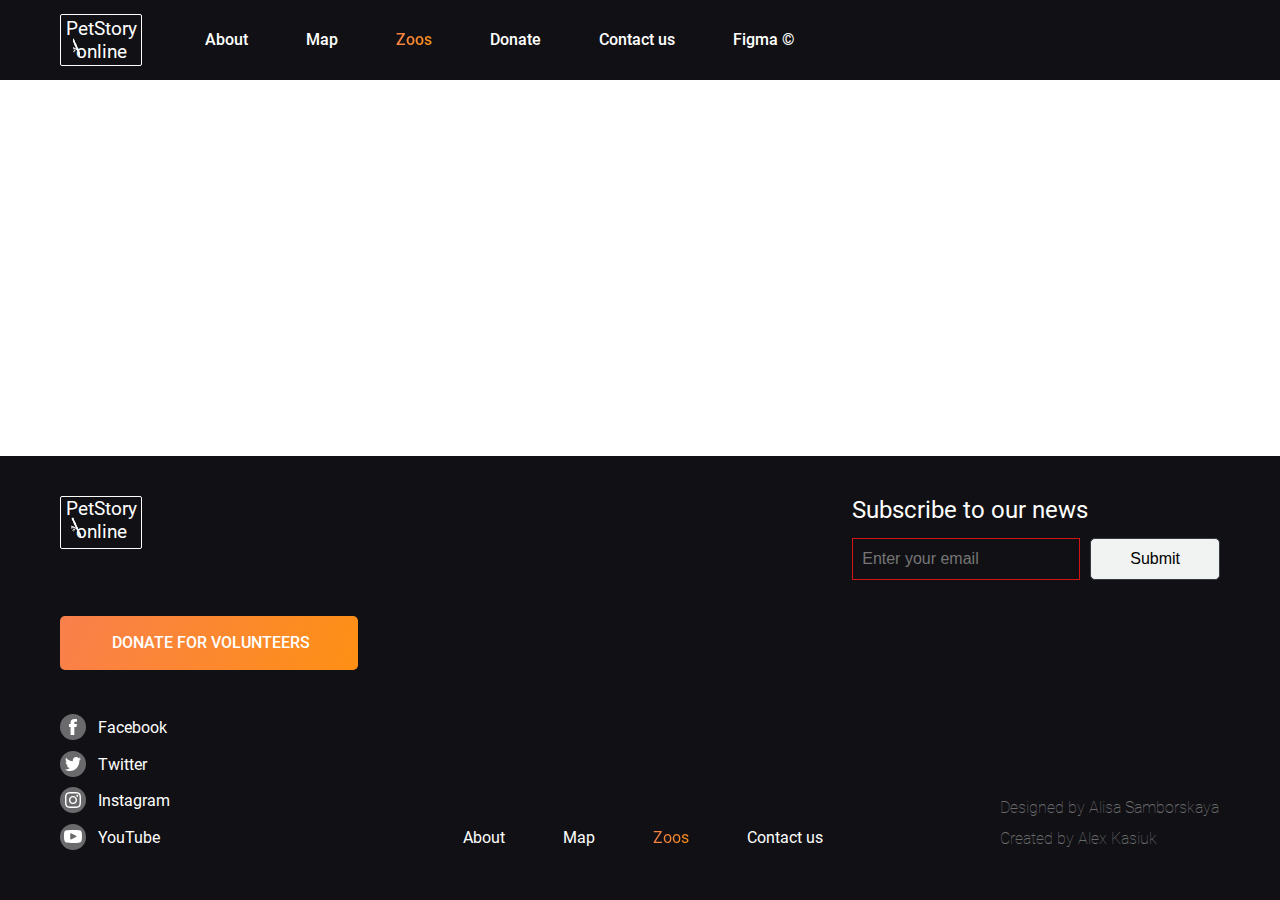
<file: pages/zoo/index.html>
<!DOCTYPE html>
<html lang="en">
  <head>
    <meta charset="UTF-8" />
    <meta http-equiv="X-UA-Compatible" content="IE=edge" />
    <meta name="viewport" content="width=device-width, initial-scale=1.0" />
    <link rel="stylesheet" href="style.css" />
    <title>PetStory</title>
    <link
      rel="icon"
      type="image/x-icon"
      href="../../assets/icons/favicon.ico"
    />
  </head>
  <body>
    <!-- Header section -->
    <header>
      <div class="wrapper">
        <h1 class="logo">
          <a href="../../pages/main/index.html">PetStory online</a>
        </h1>
        <div class="menu">
          <nav class="menu_body">
            <ul>
              <li><a href="../main/index.html">About</a></li>
              <li><a href="../map/index.html">Map</a></li>
              <li><a class="active-menu-item" href="#">Zoos</a></li>
              <li><a href="../donate/index.html">Donate</a></li>
              <li><a href="https://github.com/alexeikasiuk">Contact us</a></li>
              <li>
                <a
                  href="https://www.figma.com/file/jfEFwkXVj1WRq7sUHDr8os/PetStory-online?node-id=0%3A1"
                  >Figma <span>&copy;</span></a
                >
              </li>
            </ul>
          </nav>
          <div class="burger_icon">
            <span></span>
          </div>
        </div>
      </div>
    </header>
    <!-- video section-->
    <!-- <div class="video">
      <div class="wrapper">
        <div class="prime-video"> -->
    <!-- .pets navigation panel-->
    <!-- <div class="pets-navigation">
            <div class="pet gorilla"></div>
            <div class="pet alligator"></div>
            <div class="pet panda"></div>
            <div class="pet eagle"></div>
            <div class="pet sloth"></div>
            <div class="pet penguin"></div>
            <div class="pet cheetah"></div>
          </div>

          <div class="video-container">
            <h2 class="title">Panda camera</h2> -->
    <!-- temp -->
    <!-- <img src="../../assets/images/zoo/panda_youtube.jpg" alt="panda" />
          </div>
        </div> -->
    <!-- slider section -->
    <!-- <div class="pets-slider">
          <div class="slider">
            <div class="slider-window">
              <div class="slide">
                <img src="../../assets/images/zoo/slide.jpg" alt="" />
              </div>
              <div class="slide">
                <img src="../../assets/images/zoo/slide.jpg" alt="" />
              </div>
              <div class="slide">
                <img src="../../assets/images/zoo/slide.jpg" alt="" />
              </div>
              <div class="slide">
                <img src="../../assets/images/zoo/slide.jpg" alt="" />
              </div>
            </div>
            <button class="slider__button prev"></button>
            <button class="slider__button next"></button>
          </div>
        </div>
      </div>
    </div> -->

    <!-- pet description -->
    <!-- <div class="pet-description">
      <div class="wrapper">
        <h2 class="title active-color">Giant</h2>
        <div class="main-description">
          <img
            src="../../assets/images/zoo/Giant Panda-foto.jpg"
            alt="Giant Panda"
            class="main-descriptio__image"
          />
          <div class="main-description__content">
            <p>
              Giant pandas are very
              <a href="#" class="active-color">unusual animals</a> that eat
              almost exclusively <a href="#" class="active-color">bamboo</a>,
              which is very low in nutrients. Because of this, they have many
              unique adaptations for their low-energy lifestyle. Giant pandas
              are solitary, with males and females coming together only briefly
              to mate. Habitat loss is the primary threat to this species. Its
              popularity around the world has helped the giant panda become the
              focus of successful conservation programs.
            </p>
            <a href="../donate/index.html" class="button1 button_color_default">
              FEED A FRIEND NOW
            </a>
          </div>
        </div>
        <div class="secondary-description short">
          <div class="description-item short-description">
            <h3 class="sub-title">Diet:</h3>
            <p class="">
              Herbivore (They also are offered nutritious high-fiber biscuits
              and fruits such as apples or
              <a href="#" class="active-color">sweet potatoes</a>)
            </p>
          </div>
          <div class="description-item short-description">
            <h3 class="sub-title">Range:</h3>
            <p class="">
              Eastern Asia <a href="#" class="active-color">[VIEW MAP]</a>
            </p>
          </div>
          <div class="description-item short-description">
            <h3 class="sub-title">Habitat:</h3>
            <p class="">
              Forests (Simulation of the
              <a href="#" class="active-color">natural environment</a>)
            </p>
          </div>
          <div class="description-item">
            <h3 class="sub-title">General information:</h3>
            <p class="">
              Giant pandas are bears and are members of the
              <a href="#" class="active-color">Order Carnivora</a>. They are
              unique because, although they evolved among the mostly carnivorous
              bear species of the world, their diet is vegetarian. Despite the
              availability of other plants, they feed almost exclusively on
              bamboo.
            </p>
            <p>
              Giant pandas communicate with one another in dense bamboo forests
              primarily by scent. Males regularly scent-mark the margins of
              their territories by adopting a “headstand” position to mark a
              bamboo stalk with their anogenital glands.
            </p>
          </div>
          <div class="description-item">
            <h3 class="sub-title">Physical features and characteristics::</h3>
            <p class="">
              The low nutrient value of bamboo figures prominently in the
              biology of the giant panda. They have extremely powerful jaws and
              associated muscles to crunch through the woody stems of bamboo.
              Each hand bears a
              <a href="#" class="active-color">specialized metacarpal bone</a>
              in the wrist that functions as a thumb would in humans, to allow
              them to grasp the circular bamboo stalks. While other herbivorous
              animals, such as antelope, zebras, or rabbits, have very long
              digestive tracts, the giant panda retains an essentially bear-like
              digestive tract. Thus, the digestive efficiency of the bamboo they
              consume is quite low. Examination of the feces demonstrates that
              their food has been only partially digested. The low nutrient
              value of their food and their low digestive efficiency results in
              an animal that is constrained to a low-metabolism. This lifestyle
              explains why giant pandas sleep so often and why they eat such
              <a href="#" class="active-color">normous</a> amounts of bamboo.
            </p>
            <p>
              Individuals do not travel long distances, and males will establish
              territories that are not particularly large compared with other
              species in the Order Carnivora. Adult females average about 230
              pounds in weight, with males sometimes reaching 350 pounds. Their
              hair is very dense, conserving their body heat in their cold
              habitats. Their iconic coloration remains a mystery to scientists
              but may aid with camouflage.
            </p>
          </div>
          <div class="description-item">
            <h3 class="sub-title">Lifestyle and reproduction:</h3>
            <p class="">
              Females are fertile for only a very short period of time and
              exhibit delayed implantation. Although twins are not unusual, a
              mother will typically only rear one cub. Adults are solitary, with
              mating pairings being quite brief. The tiny cubs are altricial, or
              not born in an advanced state of development, and are completely
              helpless, blind and deaf, and without the fur
              <a href="#" class="active-color">necessary</a> to regulate their
              own body temperatures. As a result, maternal care is extensive.
              Cubs do not begin eating bamboo until they are around a year old.
            </p>
            <p>
              When twins are born in zoos, extraordinary measures are taken to
              train the female to accept swapping of her cubs regularly 24 hours
              a day, so that she only cares for one a time, but that both
              receive adequate care.
            </p>
          </div>
          <div class="description-item">
            <h3 class="sub-title">Habitat:</h3>
            <p class="">
              Their preferred cool and wet bamboo forests are found at
              <a href="#" class="active-color">elevations</a> between 5,000 and
              10,000 feet. Cubs are raised in rocky crevices, dead trees, or
              caves.
            </p>
          </div>
          <div class="description-item">
            <h3 class="sub-title">Diet:</h3>
            <p class="">
              Our animal care professionals offer each adult or subadult giant
              panda about 80 pounds of various bamboo species per day, and they
              generally select and consume only about third of that. They also
              are offered nutritious
              <a href="#" class="active-color">high-fiber biscuits</a> and
              fruits such as apples or sweet potatoes.
            </p>
          </div>
          <button class="read-more">Read More</button>
        </div>
      </div>
    </div> -->

    <!-- donate section -->
    <!-- <div class="donate">
      <div class="wrapper">
        <a href="../donate/index.html" class="button1 button_color_default"
          >DONATE</a
        >
      </div>
    </div> -->

    <!-- footer section -->
    <footer class="footer">
      <div class="wrapper">
        <div class="sub1">
          <div class="logo">
            <a href="../main/index.html">PetStory <span>online</span></a>
          </div>
          <form class="subscribe" action="#">
            <h4>Subscribe to our news</h4>
            <input
              class="email"
              required
              type="email"
              placeholder="Enter your email"
            />
            <button type="submit" class="button3 button3_color_default">
              Submit
            </button>
          </form>
        </div>
        <div class="sub2">
          <a href="../donate/index.html" class="button2 button_color_default">
            DONATE FOR VOLUNTEERS
          </a>
        </div>
        <div class="sub3">
          <div class="social">
            <ul>
              <li>
                <a href="https://www.facebook.com/"><span>Facebook</span></a>
              </li>
              <li>
                <a href="https://www.twitter.com/"><span>Twitter</span></a>
              </li>
              <li>
                <a href="https://www.instagram.com/"><span>Instagram</span></a>
              </li>
              <li>
                <a href="https://www.youtube.com/"><span>YouTube</span></a>
              </li>
            </ul>
          </div>
          <nav class="footer_menu">
            <ul>
              <li><a href="../main/index.html">About</a></li>
              <li><a href="../map/index.html">Map</a></li>
              <li><a class="active-menu-item" href="#">Zoos</a></li>
              <li><a href="https://github.com/alexeikasiuk">Contact us</a></li>
            </ul>
          </nav>
          <div class="copy">
            <a href="#">Designed by Alisa Samborskaya</a>
            <a href="https://github.com/alexeikasiuk/online-zoo"
              >Created by Alex Kasiuk</a
            >
          </div>
        </div>
      </div>
    </footer>
    <!-- <div class="shadow"></div> -->
    <script src="script.js"></script>
  </body>
</html>
</file>
<file: pages/donate/style.css>
@import url(../../assets/styles/fonts.css);
@import url(../../assets/styles/reset.css);

html {
  font-size: 10px;
}
body {
  font-size: 1.6rem;
  line-height: 140%;
  font-weight: 400;
  color: #000;
  background-color: transparent;
  font-family: Roboto, Verdana, sans-serif;
}
._lock {
  overflow: hidden;
}
header,
footer {
  color: #fff;
  background-color: #111115;
  text-align: center;
}
.wrapper {
  max-width: 1220px;
  margin: 0 auto;
}
.active-menu-item {
  cursor: default;
  background: linear-gradient(113.96deg, #f9804b 1.49%, #fe9013 101.44%);
  -webkit-background-clip: text;
  -webkit-text-fill-color: transparent;
  background-clip: text;
}
nav a {
  cursor: pointer;
}
nav a:hover,
.logo:hover {
  background: linear-gradient(113.96deg, #f9804b 1.49%, #fe9013 101.44%);
  -webkit-background-clip: text;
  -webkit-text-fill-color: transparent;
  background-clip: text;
  border-color: #e47209;
}
.logo:hover:before {
  background: url(../../assets/icons/bamboo_hover.svg) 50% no-repeat;
  cursor: pointer;
}
button {
  cursor: pointer;
  font-size: 1.6rem;
  line-height: 140%;
}
.button1 {
  width: 100%;
  max-width: 298px;
  font-weight: 500;
  color: #fff;
  border-radius: 25px;
  padding: 16px 1px 16px 5px;
}
.button2 {
  width: 100%;
  max-width: 298px;
  font-weight: 500;
  color: #fff;
  border-radius: 5px;
  padding: 16px 1px 16px 5px;
}
.button3 {
  font-weight: 400;
  background: #f1f3f2;
  border-radius: 5px;
  padding: 9px 39px;
}
.button3_color_default {
  color: #000;
  border: 1px solid #333b41;
}
.button3_color_default:active {
  color: #4b9200;
  border-color: #4b9200;
}
.button_color_default {
  background: linear-gradient(113.96deg, #f9804b 1.49%, #fe9013 101.44%);
}
.button_color_default:hover {
  background: #e47209;
}
.button_color_default:active {
  background: #4b9200;
}
.button_disabled,
.button_disabled:hover,
.button_disabled:active {
  background: #767474;
  cursor: pointer;
}
.button_mistake,
.button_mistake:active {
  color: #d31414;
  border-color: #d31414;
}

/* 1600px */
/* header section */
.wrapper {
  padding-left: 30px;
  padding-right: 30px;
}
header {
  position: relative;
  z-index: 2;
}
header .wrapper {
  padding-top: 14px;
  padding-bottom: 14px;
  display: flex;
  align-items: center;
  justify-content: space-between;
}
.logo {
  width: 82px;
  border: 1px solid #fff;
  border-radius: 2px;
  font-weight: 400;
  font-size: 1.9rem;
  line-height: 120%;
  line-height: 23px;
  display: inline-block;
  padding: 2px;
  position: relative;
}
.logo:before {
  position: absolute;
  left: 12px;
  bottom: 6px;
  content: '';
  background: url(../../assets/icons/bamboo.svg) 50% no-repeat;
  width: 7px;
  height: 21px;
  display: inline-block;
}
.burger_icon {
  display: none;
}
.menu {
  flex: 1;
}
.menu_body {
  flex: 1;
  display: flex;
  justify-content: space-between;
  margin-left: 63px;
}
.menu_body ul {
  display: flex;
  justify-content: space-between;
}
.menu_body a {
  font-weight: 500;
  margin-right: 58px;
}
.menu_body li:last-of-type a {
  margin-right: 0;
}

/* watch section */
.watch {
  height: 387px;
  position: relative;
}
.watch:before {
  position: absolute;
  content: '';
  width: 100%;
  height: 100%;
  background: url(../../assets/images/panda_bg_donate_1600.jpg) 50% no-repeat;
  background-size: cover;
  z-index: -1;
}

/* donate section */
.donate {
  background: linear-gradient(
      315.75deg,
      rgba(254, 210, 144, 0.7) 30.06%,
      #febdab 100.95%,
      rgba(254, 210, 144, 0.7) 106.36%
    ),
    linear-gradient(
      315.75deg,
      rgba(254, 189, 171, 0.74) 30.06%,
      rgba(243, 169, 248, 0.66) 50.74%,
      #e0d8f0 80.49%,
      #eaf7fe 127.9%,
      #eaf7fe 149.54%
    ),
    linear-gradient(
      315.75deg,
      rgba(254, 189, 171, 0.74) 30.06%,
      rgba(243, 169, 248, 0.66) 50.74%,
      #e0d8f0 80.49%,
      #eaf7fe 127.9%,
      #eaf7fe 149.54%
    );
  color: #333b41;
  padding-bottom: 180px;
  padding-top: 40px;
}
.donate h2 {
  font-size: 4.8rem;
  font-weight: 400;
  line-height: 120%;
}
.donate h3 {
  font-size: 3.6rem;
  font-weight: normal;
  line-height: 130%;
}
.donate h2,
.donate h3 {
  color: #fe9013;
}
.info {
  margin-bottom: 47px;
}
.info h3,
.info p {
  color: #fff;
}
.info p {
  margin-top: 10px;
  font-size: 1.6rem;
  font-weight: 500;
  line-height: 135%;
}
.info + h3 {
  margin-bottom: 60px;
}
.pick {
  background: rgba(255, 255, 255, 0.52);
  border-radius: 20px;
  padding: 40px 92px 46px;

  text-align: center;
}
.pick h2 {
  margin-left: -13px;
}
.pick h2 + p {
  margin-top: 21px;
  font-size: 2.4rem;
  font-weight: 400;
  line-height: 120%;
  text-align: left;
}
.petDiet {
  display: flex;
  justify-content: center;
  align-items: center;
  margin-top: 60px;
  margin-bottom: 48px;
  padding-right: 14px;
}
.petDiet span:nth-of-type(1) {
  font-size: 7.2rem;
  font-weight: 600;
  line-height: 80%;
  padding-left: 0px;
  padding-top: 56px;
  padding-bottom: 10px;
  color: #000;
}
.petDiet div:first-child {
  display: flex;
  flex-direction: column;
  justify-content: center;
  position: relative;
}
.petDiet div:last-child {
  margin-left: 90px;
}
.petDiet div:first-child:after {
  content: url(../../assets/icons/x_icon.svg);
  position: absolute;
  right: -25px;
  top: 53%;
}
.amount > p {
  margin-bottom: 16px;
  text-align: left;
  padding-left: 5px;
}
.chose_amount {
  margin-bottom: 90px;
  display: flex;
  justify-content: space-between;
  height: 26px;
  background-color: #72828e;
  border: 12px solid #404950;
  border-radius: 2px;
  border-left-width: 30px;
  border-right-width: 30px;
}
.chose_amount input {
  border: 1px solid yellow;
  display: none;
  cursor: pointer;
}
.chose_amount label {
  cursor: pointer;
  position: relative;
}
.chose_amount span {
  position: absolute;
  padding: 25px;
  border-radius: 25px;
  transform: translate(-50%, -50%);
}
.chose_amount span::after,
.chose_amount span::before,
.active_amount span::after,
.active_amount span::before {
  border: 2px solid transparent;
}
.chose_amount label:hover span::after,
.chose_amount label:hover span::before,
.active_amount span::after,
.active_amount span::before {
  border: 2px solid #fe9013;
}
.chose_amount label:hover::after,
.active_amount::after {
  color: #fe9013;
}
.chose_amount span::after,
.chose_amount span::before {
  content: '';
  top: 52%;
  position: absolute;
  transform: translate(-50%, -50%);
  transition: all 0.2s;
}
.chose_amount span::before {
  width: 23px;
  height: 23px;
  border-radius: 12px;
}
.chose_amount span::after {
  width: 40px;
  height: 40px;
  border-radius: 20px;
}
.chose_amount label::before {
  position: absolute;
  left: 0;
  top: 1px;
  display: inline-block;
  content: '';
  transform: translate(-50%, -50%);
  width: 10px;
  height: 10px;
  border-radius: 5px;
  background-color: #ffee2e;
}
.chose_amount label:after {
  content: attr(data-amount);
  position: absolute;
  left: 50%;
  transform: translateX(-50%);
  bottom: -62px;
  font-size: 2.6rem;
  font-weight: 500;
  line-height: 140%;
  transition: all 0.2s;
}
input::-webkit-outer-spin-button,
input::-webkit-inner-spin-button {
  -webkit-appearance: none;
  margin: 0;
}
input[type='number'] {
  -moz-appearance: textfield;
}
.input_price {
  width: 268px;
  height: 54px;
  border: 1px solid #929699;
  box-sizing: border-box;
  background: transparent;
  padding: 10px;
  padding-right: 25px;
  margin-left: -7px;
  font-size: 1.6rem;
  font-weight: 400;
  line-height: 140%;
  color: #929699;
  padding-left: 8px;
  outline: none;
}
.input_price_label:after {
  display: block;
  content: '';
  width: 12px;
  height: 20px;
  display: inline-block;
  background: url(../../assets/icons/dollar_input.svg) 50% no-repeat;
  background-size: contain;
  margin-bottom: -5px;
  margin-left: -25px;
}
.period {
  padding-top: 25px;
  padding-right: 5px;
  padding-bottom: 38px;
  margin-left: -10px;
}
.period input {
  display: none;
}
.period label {
  width: 16px;
  height: 16px;
  border-radius: 8px;
  border: 1px solid #fe9013;
  display: inline-block;
  margin-right: 7px;
  margin-bottom: -3px;
}
.period input:checked + label {
  background: #fe9013;
}
.period input:checked + label:active,
.period label:active {
  background: #4b9200;
  border-color: #4b9200;
}
.period label:nth-of-type(2) {
  margin-left: 45px;
}
.amount .button1 {
  margin-right: -8px;
}
.button1 + p {
  text-align: center;
  margin-top: 29px;
}

/* footer section */
.footer {
  background-color: #111115;
  color: #fff;
}
.footer .wrapper {
  display: flex;
  flex-direction: column;
  padding-top: 40px;
  padding-bottom: 55px;
}
.sub1,
.sub3 {
  display: flex;
  justify-content: space-between;
}
.sub1 {
  margin-bottom: 36px;
  align-items: flex-start;
}
.sub2 {
  margin-bottom: 44px;
}
.sub1 a,
.sub2 a {
  display: block;
  text-align: center;
}
.sub3 {
  align-items: flex-end;
  text-align: left;
}
.sub1 .logo {
  padding-top: 0;
  padding-bottom: 5px;
}
.sub1 .logo::before {
  left: 10px;
  bottom: 5px;
  height: 30px;
  width: 10px;
}
.subscribe h4 {
  font-size: 2.4rem;
  font-weight: 400;
  line-height: 120%;
  margin-bottom: 13px;
  text-align: left;
}
.email {
  box-sizing: border-box;
  background: transparent;
  margin-right: 6px;
  height: 42px;
  color: #bdbdbd;
  padding: 0 9px;
  width: 228px;
  font-size: 1.6rem;
  font-weight: 400;
  line-height: 140%;
  position: relative;
  outline: none;
}
.email:valid {
  border: 1px solid #f9804b;
}
.email:invalid {
  border: 1px solid #d31414;
}
.email:active {
  border: 1px solid #4b9200;
}
.email:invalid:focus + button {
  border: 1px solid #d31414;
  color: #d31414;
}
.email + button:active {
  border: 1px solid #4b9200;
  color: #4b9200;
}
.social li {
  margin-top: 11px;
}
.social li:first-child {
  margin-top: 0;
}
.social a:active {
  color: #4b9200;
}
.social a:before {
  content: '';
  display: inline-block;
  width: 26px;
  height: 26px;
  border-radius: 13px;
  background: url(../../assets/icons/facebook_icon.svg) 50% no-repeat,
    rgba(196, 196, 196, 0.5);
  margin: 0 12px -7px 0;
}
.social li:nth-of-type(2) a:before {
  background: url(../../assets/icons/twitter_icon.svg) 50% no-repeat,
    rgba(196, 196, 196, 0.5);
}
.social li:nth-of-type(3) a:before {
  background: url(../../assets/icons/instagram_icon.svg) 50% no-repeat,
    rgba(196, 196, 196, 0.5);
}
.social li:nth-of-type(4) a:before {
  background: url(../../assets/icons/youtube_icon.svg) 50% no-repeat,
    rgba(196, 196, 196, 0.5);
}
.social a:active:before {
  background: url(../../assets/icons/facebook_icon.svg) 50% no-repeat, #4b9200;
}
.social li:nth-of-type(2) a:active:before {
  background: url(../../assets/icons/twitter_icon.svg) 50% no-repeat, #4b9200;
}
.social li:nth-of-type(3) a:active:before {
  background: url(../../assets/icons/instagram_icon.svg) 50% no-repeat, #4b9200;
}
.social li:nth-of-type(4) a:active:before {
  background: url(../../assets/icons/youtube_icon.svg) 50% no-repeat, #4b9200;
}
.footer_menu {
  position: relative;
  left: 85px;
}
.footer_menu li {
  margin-right: 54px;
  display: inline-block;
}
.copy {
  font-weight: 100;
  width: 220px;
}
.copy a:active,
.copy a:hover {
  color: #4b9200;
  text-decoration: underline;
}
.copy {
  color: rgba(255, 255, 255, 0.4);
  font-size: 1.6rem;
}
.copy a {
  display: block;
}
.copy a:last-child {
  margin-top: 8px;
  margin-bottom: -1px;
}

@media (max-width: 1350px) {
  /* watch section */
  .watch {
    height: 390px;
  }
  .watch:before {
    background: url(../../assets/images/panda_bg_donate_1000.jpg) 50% no-repeat;
    background-size: cover;
  }
}

@media (max-width: 1250px) {
  /* header section */
  .menu_body li a {
    margin-right: 48px;
  }
  .menu_body li:last-of-type a {
    margin-right: 0;
  }

  /* donate section */
  .donate {
    padding-bottom: 30px;
  }
  .info {
    margin-bottom: 48px;
  }
  .info p {
    margin-top: 31px;
  }
  .info + h3 {
    margin-bottom: 40px;
  }
  .pick {
    padding: 20px 43px 31px;
  }
  .pick h2 + p {
    margin-top: 11px;
    text-align: center;
  }
  .petDiet {
    padding-right: 18px;
  }
  .petDiet > div:nth-of-type(2) {
    margin-left: 90px;
  }
  .amount {
    max-width: 810px;
    margin: 0 auto;
  }
  .amount p:first-child {
    padding-left: 0;
  }
  .chose_amount {
    border-left-width: 15px;
    border-right-width: 15px;
  }
  .chose_amount label:first-child {
    display: none;
  }
  .price {
    padding: 0;
    margin-top: 12px;
  }
  .period {
    padding-top: 24px;
  }

  /* footer section */
  .footer .wrapper {
    padding-top: 40px;
  }
  .subscribe {
    padding-right: 32px;
  }
  .footer_menu {
    left: 80px;
  }
  .footer_menu li {
    margin-right: 44px;
  }
}

@media screen and (max-width: 960px) {
  /* donate section */
  .donate {
    padding-bottom: 47px;
    padding-top: 31px;
  }
  .donate h3 {
    font-size: 24px;
    line-height: 120%;
  }
  .info {
    margin-bottom: 33px;
  }
  .info p {
    margin-top: 19px;
    margin-bottom: 0;
    line-height: 138%;
  }
  .info + h3 {
    font-size: 3.6rem;
    margin-top: 0;
    margin-bottom: 30px;
  }
  .pick {
    padding: 31px 25px 23px;
  }
  .pick h2 {
    margin-bottom: 21px;
    margin-left: 0;
  }
  .pick h2 + p {
    text-align: center;
  }
  .petDiet {
    margin-top: 50px;
    margin-bottom: 40px;
  }
  .donate form > p {
    padding-left: 10px;
    margin-bottom: 8px;
  }
  .amount p:first-child {
    padding-left: 10px;
    margin-bottom: 7px;
  }
  .price {
    padding: 0;
  }
  .period {
    padding-top: 32px;
  }
  .period p {
    margin-top: 10px;
  }
}

@media (max-width: 855px) {
  /* header section */
  .menu_body {
    margin-left: 0;
    justify-content: space-around;
  }

  /* footer section */
  .footer .wrapper {
    position: relative;
    padding-top: 12px;
  }
  .sub1 {
    margin-bottom: 32px;
  }
  .sub2 {
    margin-bottom: 67px;
  }
  .subscribe {
    display: none;
  }
  .social {
    position: absolute;
    top: 12px;
    right: 20px;
  }
  .social li {
    margin-bottom: 21px;
  }
  .social span {
    display: none;
  }
  .social a:before {
    margin-right: 0;
  }
  .footer_menu {
    flex: 1;
    left: 0;
    margin-right: 73px;
  }
  .footer_menu ul {
    display: flex;
    justify-content: space-between;
  }
  .footer_menu li {
    margin-right: 0;
  }
}

/* common 640px */
@media (max-width: 755px) {
  .wrapper {
    padding-left: 20px;
    padding-right: 20px;
  }
  /* header section */
  header {
    position: fixed;
    left: 0;
    top: 0;
    width: 100%;
    z-index: 10;
  }
  header .wrapper {
    padding-top: 0;
    padding-bottom: 0;
  }
  header .logo {
    z-index: 5;
    font-size: 1.23rem;
    line-height: 120%;
    width: 47px;
    border: none;
    height: 34px;
    transition: all 0.3s;
  }
  .logo:before {
    left: 6px;
    bottom: 5px;
    width: 5px;
    height: 13px;
  }
  .logo.burger_logo {
    color: #fe9013;
    border-color: #fe9013;
    margin: 10px 0 10px -9px;
    border: 1px solid #fe9013;
    font-size: 1.52rem;
    width: 66px;
    height: auto;
  }
  .burger_logo::before {
    background-image: url(../../assets/icons/burger_bamboo.svg);
    left: 9px;
    bottom: 4px;
    width: 7px;
    min-height: 21px;
  }
  .menu {
    flex: none;
    flex-direction: column;
  }
  .burger_icon {
    z-index: 5;
    display: block;
    position: relative;
    width: 38px;
    height: 34px;
    cursor: pointer;
    border: 10px solid transparent;
    border-bottom-width: 13px;
    border-top-width: 11px;
    padding: 5px;
    right: -10px;
  }
  .burger_icon span,
  .burger_icon::before,
  .burger_icon::after {
    left: 0;
    position: absolute;
    height: 18%;
    width: 100%;
    transition: all 0.3s;
    background-color: #fff;
  }
  .burger_icon::before,
  .burger_icon::after {
    content: '';
  }
  .burger_icon::before {
    top: 0;
  }
  .burger_icon::after {
    bottom: 0;
  }
  header li a {
    margin: 0;
  }
  .burger_icon span {
    top: 50%;
    transform: scale(1) translate(0px, -50%);
  }
  .burger_icon._active span,
  .burger_icon._active::before,
  .burger_icon._active::after {
    background-color: #fe9013;
  }
  .burger_icon._active span {
    transform: scale(0) translate(0px, -50%);
  }
  .burger_icon._active::before {
    top: 55%;
    transform: rotate(-45deg) translate(0px, -50%);
  }
  .burger_icon._active::after {
    top: 45%;
    transform: rotate(45deg) translate(0px, 50%);
  }
  .menu_body {
    position: fixed;
    top: 0;
    left: -100%;
    margin-left: 0;
    width: 100%;
    height: 100%;
    background-color: rgba(0, 0, 0, 0.65);
    color: #333b41;
    align-items: flex-start;
    text-align: left;
    overflow: auto;
    transition: all 0.3s;
  }
  .menu_body ul {
    background-color: #fff;
    display: flex;
    flex-direction: column;
    width: 100%;
    padding-left: 10px;
    padding-top: 80px;
    padding-bottom: 25px;
  }
  .menu_body._active::before {
    background-color: #fff;
  }
  .menu_body._active {
    left: 0;
  }
  .menu_body._active a {
    font-weight: 400;
  }
  .menu_body li {
    margin-bottom: 15px;
  }

  /* watch section */
  .watch {
    height: 336px;
    margin-top: 33px;
  }
  .watch:before {
    background-position-x: -125px;
  }

  /* donate section */
  .donate {
    padding-bottom: 45px;
  }
  .pick {
    padding-left: 0;
    padding-right: 0;
  }
  .chose_amount {
    border-left-width: 40px;
    border-right-width: 40px;
  }
  .chose_amount label:nth-of-type(2),
  .chose_amount label:nth-of-type(3) {
    display: none;
  }
  .donate ul.price {
    margin-top: 7px;
    padding-left: 14px;
    padding-right: 14px;
    margin-bottom: 58px;
  }
  .input_price {
    width: 180px;
    height: 42px;
  }
  .period {
    padding-top: 40px;
    padding-bottom: 30px;
  }
  .amount .button1 {
    margin-right: 0;
  }
}

@media screen and (max-width: 600px) {
  /* donate section */
  .donate {
    padding-top: 30px;
    padding-bottom: 21px;
  }
  .info {
    width: 99%;
  }
  .info h3 {
    margin-top: 0;
    line-height: 120%;
  }
  .info p {
    margin-top: 20px;
    line-height: 137%;
  }
  .info + h3 {
    font-size: 24px;
  }
  .pick {
    padding-top: 20px;
    padding-bottom: 11px;
  }
  .pick h2 {
    font-size: 24px;
    margin-left: 0;
    margin-bottom: 9px;
  }
  .pick h2 + p {
    font-size: 16px;
    line-height: 140%;
    margin-top: 0;
  }
  .petDiet {
    padding-right: 0;
    margin-top: 10px;
    margin-bottom: 5px;
  }
  .petDiet span:nth-of-type(1) {
    font-size: 40px;
    padding-top: 38px;
    padding-bottom: 2px;
  }
  .petDiet span:nth-of-type(2) {
    font-size: 9px;
  }
  .petDiet div:first-child::after {
    content: url(../../assets/icons/x_icon_mobile.svg);
    top: 46%;
    right: -15px;
  }
  .petDiet img {
    width: 160px;
  }
  .petDiet > div:nth-of-type(2) {
    margin-left: 50px;
  }
  .donate form > p {
    padding-left: 0;
    margin-bottom: 10px;
  }
  .amount p:first-child {
    padding-left: 0;
    margin-bottom: 8px;
  }
  .chose_amount {
    height: 13px;
    border-width: 6px;
    border-right-width: 20px;
    border-left-width: 20px;
    margin-bottom: 48px;
  }
  .chose_amount span {
    padding: 15px;
  }
  .chose_amount label::before {
    width: 5px;
    height: 5px;
    border-radius: 3px;
  }
  .chose_amount span::after,
  .chose_amount span::before {
    top: 53%;
  }
  .chose_amount span::before {
    width: 11px;
    height: 11px;
    border-radius: 6px;
  }
  .chose_amount span::after {
    width: 20px;
    height: 20px;
    border-radius: 10px;
  }
  .chose_amount span::after,
  .chose_amount span::before,
  .active_amount span::after,
  .active_amount span::before {
    border: 1px solid transparent;
  }
  .chose_amount label:hover span::after,
  .chose_amount label:hover span::before,
  .active_amount span::after,
  .active_amount span::before {
    border: 1px solid #fe9013;
  }
  .chose_amount label:after {
    bottom: -30px;
    font-size: 1.3rem;
  }
  .period {
    padding-top: 23px;
    padding-bottom: 28px;
    margin-left: 0;
    padding-right: 18px;
  }
  .period label {
    margin-right: 5px;
  }
  .button1 + p {
    letter-spacing: -0.02rem;
  }
}

@media (max-width: 550px) {
  .wrapper {
    padding-left: 10px;
    padding-right: 10px;
  }
  /* header section */
  .logo.burger_logo {
    margin-left: 0px;
  }

  /* watch section */
  .watch {
    top: 0;
    margin-top: 33px;
    height: 188px;
  }
  .watch:before {
    background: url(../../assets/images/panda_bg_donate_320.jpg) 50% no-repeat;
    background-size: cover;
  }

  /* footer section */
  .footer .wrapper {
    padding-top: 20px;
  }
  .footer .logo {
    text-align: center;
    border: none;
    width: 135px;
    margin: 0 auto;
  }
  .footer .logo::before {
    left: 75px;
  }
  .sub1 {
    margin-bottom: 39px;
    flex-direction: column;
    align-items: center;
  }
  .subscribe {
    display: block;
    text-align: center;
    padding-right: 0;
    margin-top: 90px;
  }
  .subscribe h4 {
    font-size: 1.6rem;
    font-weight: 400;
    line-height: 140%;
    text-align: center;
    margin-bottom: 10px;
  }
  .email {
    margin-right: 0;
    margin-bottom: 10px;
  }
  .social {
    top: 73px;
    min-width: 195px;
    left: 50%;
    transform: translateX(-50%);
  }
  .social ul {
    display: flex;
    justify-content: space-between;
  }
  .social li {
    margin: 0;
  }
  .sub3 {
    flex-direction: column-reverse;
  }
  .sub2 {
    margin-bottom: 40px;
  }
  .sub2 a {
    margin: 0 auto;
  }
  .copy {
    margin-bottom: 40px;
  }
  .copy p {
    font-size: 1.5rem;
    line-height: 120%;
  }
  .copy p:last-child {
    margin-top: 13px;
  }
  .footer_menu {
    margin-right: 0;
    width: 100%;
    padding: 0 11px;
  }
}
</file>
<file: pages/main/style.css>
@import url(../../assets/styles/fonts.css);
@import url(../../assets/styles/reset.css);

/* common styles */
html {
  font-size: 10px;
}
body {
  font-size: 1.6rem;
  line-height: 140%;
  font-weight: 400;
  color: #000;
  background-color: transparent;
  font-family: Roboto, Verdana, sans-serif;
}
._lock {
  overflow: hidden;
}
header,
footer {
  color: #fff;
  background-color: #111115;
  text-align: center;
}
.wrapper {
  max-width: 1220px;
  margin: 0 auto;
}
.active-menu-item {
  cursor: default;
  background: linear-gradient(113.96deg, #f9804b 1.49%, #fe9013 101.44%);
  -webkit-background-clip: text;
  -webkit-text-fill-color: transparent;
  background-clip: text;
}
nav a {
  cursor: pointer;
}
nav a:hover,
.logo:hover {
  background: linear-gradient(113.96deg, #f9804b 1.49%, #fe9013 101.44%);
  -webkit-background-clip: text;
  -webkit-text-fill-color: transparent;
  background-clip: text;
  border-color: #e47209;
}
.logo:hover:before {
  background: url(../../assets/icons/bamboo_hover.svg) 50% no-repeat;
  cursor: pointer;
}
button {
  cursor: pointer;
  font-size: 1.6rem;
  line-height: 140%;
}
.button1 {
  width: 100%;
  max-width: 298px;
  font-weight: 500;
  color: #fff;
  border-radius: 25px;
  padding: 16px 1px 16px 5px;
}
.button2 {
  width: 100%;
  max-width: 298px;
  font-weight: 500;
  color: #fff;
  border-radius: 5px;
  padding: 16px 1px 16px 5px;
}
.button3 {
  font-weight: 400;
  background: #f1f3f2;
  border-radius: 5px;
  padding: 9px 39px;
}
.button4 {
  width: 136px;
  height: 31px;
  font-weight: 400;
  background-color: #f1f3f2;
  color: #4b9200;
  border-radius: 5px;
}
.button3_color_default {
  color: #000;
  border: 1px solid #333b41;
}
.button3_color_default:active {
  color: #4b9200;
  border-color: #4b9200;
}
.button_color_default {
  background: linear-gradient(113.96deg, #f9804b 1.49%, #fe9013 101.44%);
}
.button_color_default:hover {
  background: #e47209;
}
.button_color_default:active {
  background: #4b9200;
}
.button_disabled,
.button_disabled:hover,
.button_disabled:active {
  background: #767474;
  cursor: pointer;
}
.button_mistake,
.button_mistake:active {
  color: #d31414;
  border-color: #d31414;
}

/* 1600px */
/* header section */
.wrapper {
  padding-left: 30px;
  padding-right: 30px;
}
header {
  position: relative;
  z-index: 2;
}
header .wrapper {
  padding-top: 14px;
  padding-bottom: 14px;
  display: flex;
  align-items: center;
  justify-content: space-between;
}
.logo {
  width: 82px;
  border: 1px solid #fff;
  border-radius: 2px;
  font-weight: 400;
  font-size: 1.9rem;
  line-height: 120%;
  line-height: 23px;
  display: inline-block;
  padding: 2px;
  position: relative;
}
.logo:before {
  position: absolute;
  left: 12px;
  bottom: 6px;
  content: '';
  background: url(../../assets/icons/bamboo.svg) 50% no-repeat;
  width: 7px;
  height: 21px;
  display: inline-block;
}
.burger_icon {
  display: none;
}
.menu {
  flex: 1;
}
.menu_body {
  flex: 1;
  display: flex;
  justify-content: space-between;
  margin-left: 63px;
}
.menu_body ul {
  display: flex;
  justify-content: space-between;
}
.menu_body a {
  font-weight: 500;
  margin-right: 58px;
}
.menu_body li:last-of-type a {
  margin-right: 0;
}

/* watch section */
.watch {
  position: relative;
  margin-top: -80px;
}
.watch::before {
  position: absolute;
  content: '';
  width: 100%;
  height: 780px;
  left: 0;
  top: 0;
  background: url(../../assets/images/panda_bg.jpg) 50% no-repeat;
  background-size: cover;
  z-index: -1;
}
.watch .wrapper {
  display: flex;
  justify-content: flex-end;
  height: 780px;
  overflow: hidden;
}
.watch_body {
  display: flex;
  flex-direction: column;
  align-items: center;
  margin-top: 166px;
  z-index: 1;
}
.watch p {
  font-weight: 700;
  font-size: 10.6496rem;
  line-height: 75%;
  width: 500px;
  text-align: center;
  color: #fff;
  margin-bottom: 60px;
  position: relative;
}
.watch p::before {
  content: '';
  width: 465px;
  height: 465px;
  border-radius: 233px;
  position: absolute;
  background: linear-gradient(113.96deg, #f9804b 1.49%, #fe9013 101.44%);
  z-index: -1;
  left: -73px;
  top: -74px;
}
.watch span {
  color: #ffee2e;
}

/* The Backstage section */
.backstage {
  position: relative;
}
.backstage::after {
  content: '';
  width: 204px;
  height: 605px;
  display: block;
  position: absolute;
  right: 0;
  top: 15px;
  z-index: -2;
  background: url(../../assets/images/backstage_flower.jpg) 0 50% no-repeat;
}
.backstage .wrapper {
  display: flex;
  padding-top: 140px;
  justify-content: space-between;
}
.backstage_image_container {
  width: 609px;
  height: 403px;
  background: url(../../assets/images/backstage_img.jpg) 50% no-repeat;
  background-size: cover;
}
.backstage article {
  flex: 1;
  padding-left: 87px;
  color: #333b41;
}
.backstage h2 {
  font-size: 4.8rem;
  font-weight: 400;
  line-height: 120%;
  margin-bottom: 20px;
}
.backstage h3 {
  margin: 54px 0 34px;
  font-weight: 400;
  font-size: 2.4rem;
  line-height: 120%;
}
.backstage p {
  font-weight: 400;
  font-size: 16px;
  line-height: 137%;
}

/* Pet cards section */
.pet_cards {
  margin-top: 178px;
  padding-bottom: 100px;
  position: relative;
}
.slider {
  position: relative;
  padding-right: 2px;
  background-color: #fff;
  margin-bottom: 80px;
}
.slider_window {
  position: relative;
  /* overflow: hidden; */
}
.hidden {
  overflow: hidden;
}
.button_slider {
  width: 62px;
  height: 62px;
  border-radius: 31px;
  background: linear-gradient(113.96deg, #f9804b 1.49%, #fe9013 101.44%);
  position: absolute;
  top: 403px;
}
.prev {
  left: -82px;
}
.next {
  right: -80px;
}
.prev:before {
  content: url(../../assets/icons/slider_arrow_prev.svg);
}
.next::before {
  content: url(../../assets/icons/slider_arrow_next.svg);
}
.button_slider:hover {
  cursor: pointer;
}
.button_slider:active {
  background: #4b9200;
}
.slider_item {
  display: none;
  position: relative;
  animation: 0.5s ease-in-out;
  height: 100%;
  width: 100%;
}
.slider_item_active,
.slider_item_next {
  display: block;
}
.slider_item_next {
  position: absolute;
  top: 0;
}
.to-left {
  animation-name: left;
}
.from-right {
  animation-name: right;
}
.to-right {
  animation-name: right;
  animation-direction: reverse;
}
.from-left {
  animation-name: left;
  animation-direction: reverse;
}
@keyframes left {
  from {
    left: 0;
  }
  to {
    left: -105%;
  }
}
@keyframes right {
  from {
    left: 105%;
  }
  to {
    left: 0;
  }
}
.row_pet_cards {
  display: flex;
  justify-content: space-between;
}
.row_pet_cards:first-child {
  margin-bottom: 20px;
}
.pet_card {
  border: 1px solid #f9804b;
  border-radius: 5px;
  width: 31.6%;
  display: flex;
  flex-direction: column;
  justify-content: space-between;
  background: #fff;
}
.hovered {
  cursor: pointer;
  box-shadow: 0 0 20px #000;
  position: relative;
  z-index: 1000;
}

.rehovered img {
  transform: scale(100%);
  transition: all 0.3s;
}
.shadow {
  background-color: rgba(0, 0, 0, 0);
  position: fixed;
  transition: all 3s;
  left: 0px;
  top: 0px;
  width: 100%;
  height: 100%;
  z-index: -1;
  transition: all 0.15s;
}
.shadow._active {
  z-index: 200;
  background-color: rgba(0, 0, 0, 0.5);
  transition: all 0.15s;
}
.pet_card img {
  width: 100%;
  border-top-left-radius: 4px;
  border-top-right-radius: 4px;
  position: relative;
}
.hovered img {
  border-radius: 15px;
  transform: scale(110%);
  transition: all 0.3s;
  z-index: 1002;
}
.pet_img {
  position: relative;
}
.pet_tooltip {
  border: 1px solid #000;
  width: 158px;
  border-radius: 5px;
  position: absolute;
  background-color: #fff;
  left: 15%;
  bottom: 0;
  font-size: 1.6rem;
  font-weight: 400;
  line-height: 140%;
  padding: 6px 9px 14px;
  transition: bottom 0.3s;
  z-index: -1;
}
.pet_tooltip h4,
.pet_tooltip p {
  height: 22px;
  overflow: hidden;
}
.button4 {
  margin-top: 12px;
}
.hovered .pet_tooltip {
  z-index: 1001;
  bottom: -135px;
}
.pet_tooltip::before,
.pet_tooltip::after {
  content: '';
  position: absolute;
}
.pet_tooltip:before {
  width: 9px;
  height: 15px;
  left: 49px;
  top: -15px;
  border: 5px solid transparent;
  border-bottom: 9px solid #000;
}
.pet_tooltip:after {
  width: 7px;
  height: 15px;
  left: 50px;
  top: -15px;
  border: 4px solid transparent;
  border-bottom: 7px solid #fff;
}
.pet_info {
  display: flex;
  padding: 10px 7px 13px 15px;
}
.pet_name {
  flex: 1;
}
.pet_name h4 {
  font-size: 1.6rem;
  font-weight: 500;
  line-height: 115%;
}
.pet_name p {
  font-size: 1.5rem;
  font-weight: 300;
  line-height: 120%;
  height: 18px;
  overflow: hidden;
}
.pet_icon {
  width: 48px;
  margin-top: 1px;
}
.banana_bamboo {
  width: 34px;
  background: url(../../assets/icons/banana-bamboo_icon.svg) 50% no-repeat;
  background-size: cover;
  margin-right: 4px;
}
.meat_fish {
  background: url(../../assets/icons/meet-fish_icon.svg) 50% no-repeat;
  background-size: cover;
  margin-top: -1px;
}
.pet_cards .button1 {
  margin: 0 auto;
  display: block;
}
.pet_cards::before {
  position: absolute;
  bottom: 0;
  left: 0;
  z-index: -1;
  content: '';
  width: 292px;
  height: 460px;
  background: url(../../assets/images/pets_left_bg_1600.jpg) 50% no-repeat;
  background-size: cover;
}
.pet_cards::after {
  position: absolute;
  bottom: 0;
  right: 0;
  z-index: -1;
  content: '';
  width: 368px;
  height: 275px;
  background: url(../../assets/images/pets_right_bg_1600.jpg) 50% no-repeat;
  background-size: cover;
}

/* pick and feed section */
.friend {
  /* border: 1px solid red; */
  background: linear-gradient(
      315.75deg,
      rgba(254, 210, 144, 0.7) 30.06%,
      #febdab 100.95%,
      rgba(254, 210, 144, 0.7) 106.36%
    ),
    linear-gradient(
      315.75deg,
      rgba(254, 189, 171, 0.74) 30.06%,
      rgba(243, 169, 248, 0.66) 50.74%,
      #e0d8f0 80.49%,
      #eaf7fe 127.9%,
      #eaf7fe 149.54%
    ),
    linear-gradient(
      315.75deg,
      rgba(254, 189, 171, 0.74) 30.06%,
      rgba(243, 169, 248, 0.66) 50.74%,
      #e0d8f0 80.49%,
      #eaf7fe 127.9%,
      #eaf7fe 149.54%
    );
  opacity: 0.9;
  padding: 69px 0 100px;
}
.friend .wrapper {
  border-radius: 20px;
  background: rgba(253, 253, 255, 0.52);
  padding: 41px 0 59px;
  max-width: 1160px;
  color: #333b41;
}
.friend h2 {
  font-weight: 400;
  font-size: 4.8rem;
  line-height: 120%;
  color: #fe9013;
  text-align: center;
  margin-bottom: 31px;
}
.friend_info p {
  margin-left: 99px;
  margin-right: 20px;
}
.friend_info p:first-of-type {
  font-weight: 400;
  font-size: 2.4rem;
  line-height: 120%;
  margin-bottom: 40px;
}
.friend_info p:nth-of-type(2) {
  font-weight: 500;
  font-size: 1.6rem;
  line-height: 130%;
  margin-bottom: 10px;
}
.friend_info p:nth-of-type(3) {
  font-weight: 400;
  font-size: 1.6rem;
  line-height: 130%;
  margin-right: 198px;
}
.friend_info a {
  position: relative;
  display: inline-block;
}
.friend_info a:after {
  position: absolute;
  content: '';
  border-top: 1px solid #fe9013;
  width: 100%;
  left: 0;
  bottom: -2px;
}
.friend_map {
  margin-top: 61px;
  text-align: center;
}
.friend_map h3 {
  font-weight: 400;
  font-size: 3.6rem;
  line-height: 130%;
}
.feed {
  margin: 40px auto 60px;
  display: flex;
  justify-content: space-between;
  max-width: 764px;
}
.step {
  width: 168px;
}
.pay-card {
  background: url(../../assets/icons/pay-card_icon.svg) 50% no-repeat;
}
.plant {
  background: url(../../assets/icons/plant_icon.svg) 50% 55% no-repeat;
}
.monkey {
  background: url(../../assets/icons/monkey_icon.svg) 50% no-repeat;
}
.step_img {
  width: 168px;
  height: 168px;
  border: 1px solid #f9804b;
  border-radius: 5px;
  background-color: #fff;
  margin-bottom: 30px;
  position: relative;
}
.step p {
  text-align: left;
  height: 46px;
  overflow: hidden;
}
.step:nth-of-type(-n + 2) .step_img:after {
  content: '';
  position: absolute;
  top: 35%;
  left: 119%;
  width: 69px;
  height: 35px;
  z-index: 1;
  background: url(../../assets/icons/arrow_desktop.svg) 50% no-repeat;
}
.step:first-child .step_img::after {
  top: 36%;
}
.friend .button1 {
  display: block;
  margin: 0 auto;
}

/* Testimonials section */
.testimonials {
  position: relative;
  padding-top: 140px;
  padding-bottom: 180px;
}
.testimonials::after {
  content: '';
  position: absolute;
  right: 0;
  bottom: -103px;
  width: 246px;
  height: 350px;
  background: url(../../assets/images/testimonials_bg_1600.jpg) 50% no-repeat;
  z-index: -1;
}
.testimonials h3 {
  font-weight: 400;
  font-size: 3.6rem;
  text-align: center;
  line-height: 130%;
  color: #333b41;
}
.wrap_window {
  overflow: hidden;
  margin-top: 47px;
  padding: 2px 3px;
}
.stories {
  display: flex;

  position: relative;
  transition: all 0.2s ease-in-out;
}
.modal_close {
  opacity: 0;
  visibility: hidden;
}
.wrap_story {
  flex: 0 0 calc((100% - 90px) / 4);
  margin-right: 30px;
  transition: all 0.2s;
}
.story {
  color: #767474;
  background: #f1f3f2;
  border-radius: 18px;
  padding: 14px 15px 19px 15px;
  height: 387px;
  position: relative;
}
.story:after {
  content: '';
  position: absolute;
  background: linear-gradient(
      315.75deg,
      rgba(254, 189, 171, 0.74) 30.06%,
      rgba(243, 169, 248, 0.66) 50.74%,
      #e0d8f0 80.49%,
      #eaf7fe 127.9%,
      #eaf7fe 149.54%
    ),
    linear-gradient(
      315.75deg,
      rgba(254, 189, 171, 0.74) 30.06%,
      rgba(243, 169, 248, 0.66) 50.74%,
      #e0d8f0 80.49%,
      #eaf7fe 127.9%,
      #eaf7fe 149.54%
    );
  left: -2px;
  top: -2px;
  width: calc(100% + 4px);
  height: calc(100% + 4px);
  z-index: -1;
  border-radius: 20px;
}
.story figure {
  display: flex;
}
.story figure img {
  width: 37px;
  height: 37px;
  border-radius: 19px;
  overflow: hidden;
}
.story figcaption {
  margin-left: 10px;
  flex: 1;
}
.user_name {
  font-weight: 400;
  font-size: 16px;
  line-height: 130%;
  color: #000;
}
.user_name + div {
  margin-top: -3px;
  height: 25px;
  overflow: hidden;
}
.user_data {
  font-weight: 300;
  font-size: 15px;
  line-height: 130%;
  color: #bdbdbd;
  display: inline-block;
}
.user_data:first-child {
  position: relative;
  margin-right: 14px;
}
.user_data:first-child:after {
  content: '';
  width: 5px;
  height: 100%;
  background: url(../../assets/icons/point.svg) 50% no-repeat;
  position: absolute;
  right: -13px;
  top: 0;
}
.testimonial {
  height: 306px;
  overflow: hidden;
  margin-top: 5px;
}
.testimonial p {
  font-weight: 300;
  font-size: 15px;
  line-height: 120%;
}
.range {
  margin-bottom: 25px;
  margin-top: 13px;
  text-align: center;
}
.input_range {
  position: relative;
  -webkit-appearance: none;
  -moz-appearance: none;
  width: 599px;
  background: linear-gradient(
      315.75deg,
      rgba(254, 189, 171, 0.74) 30.06%,
      rgba(243, 169, 248, 0.66) 50.74%,
      #e0d8f0 80.49%,
      #eaf7fe 127.9%,
      #eaf7fe 149.54%
    ),
    linear-gradient(
      315.75deg,
      rgba(254, 189, 171, 0.74) 30.06%,
      rgba(243, 169, 248, 0.66) 50.74%,
      #e0d8f0 80.49%,
      #eaf7fe 127.9%,
      #eaf7fe 149.54%
    );
  height: 8px;
  border: none;
  border-radius: 5px;
  margin: 0 auto;
  cursor: pointer;
}
.input_range::-webkit-slider-runnable-track {
  background-color: #f5f7f6;
  height: 6px;
  border-radius: 5px;
  margin: 0 1px;
}
.input_range::-webkit-slider-thumb {
  -webkit-appearance: none;
  background-color: #fe9013;
  width: 12.5%;
  height: 6px;
  border-radius: 5px;
  border: none;
}
.input_range::-moz-range-track {
  background-color: #f5f7f6;
  height: 6px;
  border-radius: 5px;
  margin: 0 1px;
}
.input_range::-moz-range-thumb {
  background-color: #fe9013;
  width: 12.5%;
  height: 7px;
  border-radius: 5px;
  border: none;
}

/* footer section */
.footer {
  background-color: #111115;
  color: #fff;
}
.footer .wrapper {
  display: flex;
  flex-direction: column;
  padding-top: 40px;
  padding-bottom: 51px;
}
.sub1,
.sub3 {
  display: flex;
  justify-content: space-between;
}
.sub1 {
  margin-bottom: 36px;
  align-items: flex-start;
}
.sub2 {
  margin-bottom: 44px;
}
.sub1 a,
.sub2 a {
  display: block;
  text-align: center;
}
.sub3 {
  align-items: flex-end;
  text-align: left;
}
.sub1 .logo {
  padding-top: 0;
  padding-bottom: 5px;
}
.sub1 .logo::before {
  left: 10px;
  bottom: 5px;
  height: 30px;
  width: 10px;
}
.subscribe h4 {
  font-size: 2.4rem;
  font-weight: 400;
  line-height: 120%;
  margin-bottom: 13px;
  text-align: left;
}
.email {
  box-sizing: border-box;
  background: transparent;
  margin-right: 6px;
  height: 42px;
  color: #bdbdbd;
  padding: 0 9px;
  width: 228px;
  font-size: 1.6rem;
  font-weight: 400;
  line-height: 140%;
  position: relative;
  outline: none;
}
.email:valid {
  border: 1px solid #f9804b;
}
.email:invalid {
  border: 1px solid #d31414;
}
.email:active {
  border: 1px solid #4b9200;
}
.email:invalid:focus + button {
  border: 1px solid #d31414;
  color: #d31414;
}
.email + button:active {
  border: 1px solid #4b9200;
  color: #4b9200;
}
.social li {
  margin-top: 11px;
}
.social li:first-child {
  margin-top: 0;
}
.social a:active {
  color: #4b9200;
}
.social a:before {
  content: '';
  display: inline-block;
  width: 26px;
  height: 26px;
  border-radius: 13px;
  background: url(../../assets/icons/facebook_icon.svg) 50% no-repeat,
    rgba(196, 196, 196, 0.5);
  margin: 0 12px -7px 0;
}
.social li:nth-of-type(2) a:before {
  background: url(../../assets/icons/twitter_icon.svg) 50% no-repeat,
    rgba(196, 196, 196, 0.5);
}
.social li:nth-of-type(3) a:before {
  background: url(../../assets/icons/instagram_icon.svg) 50% no-repeat,
    rgba(196, 196, 196, 0.5);
}
.social li:nth-of-type(4) a:before {
  background: url(../../assets/icons/youtube_icon.svg) 50% no-repeat,
    rgba(196, 196, 196, 0.5);
}
.social a:active:before {
  background: url(../../assets/icons/facebook_icon.svg) 50% no-repeat, #4b9200;
}
.social li:nth-of-type(2) a:active:before {
  background: url(../../assets/icons/twitter_icon.svg) 50% no-repeat, #4b9200;
}
.social li:nth-of-type(3) a:active:before {
  background: url(../../assets/icons/instagram_icon.svg) 50% no-repeat, #4b9200;
}
.social li:nth-of-type(4) a:active:before {
  background: url(../../assets/icons/youtube_icon.svg) 50% no-repeat, #4b9200;
}
.footer_menu {
  position: relative;
  left: 85px;
}
.footer_menu li {
  margin-right: 54px;
  display: inline-block;
}
.copy {
  font-weight: 100;
  width: 220px;
}
.copy a:active,
.copy a:hover {
  color: #4b9200;
  text-decoration: underline;
}
.copy {
  color: rgba(255, 255, 255, 0.4);
  font-size: 1.6rem;
}
.copy a {
  display: block;
}
.copy a:last-child {
  margin-top: 8px;
  margin-bottom: -1px;
}

/* for the backstage section 1000px */
/* pet cards section flowers 1000px */
@media (max-width: 1525px) {
  .backstage::after {
    display: none;
  }
  .pet_cards {
    margin-top: 142px;
  }
  .pet_cards::after {
    width: 241px;
    height: 180px;
  }
  .pet_cards::before {
    width: 194px;
    height: 202px;
    background-image: url(../../assets/images/pets_left_bg_1000.jpg);
  }
}

/* for pet cads section 1000px */
@media (max-width: 1350px) {
  .slider {
    padding-right: 0;
    padding-left: 1px;
  }
  .row_pet_cards:first-child {
    margin-bottom: 93px;
  }
  .pet_card {
    width: 31.2%;
  }
  .button_slider {
    top: 46.18%;
  }
  .prev {
    left: 34.45%;
  }
  .next {
    right: 34.32%;
  }
  .banana_bamboo {
    margin-top: -2px;
    margin-right: 5px;
  }
  .meat_fish {
    margin-right: 1px;
  }
}

/* common for 1000px */
@media (max-width: 1250px) {
  /* header section */
  .menu_body li a {
    margin-right: 48px;
  }
  .menu_body li:last-of-type a {
    margin-right: 0;
  }

  /* watch section */
  .watch {
    background-position-y: 0;
    margin-top: -80px;
    padding-top: 80px;
  }
  .watch .wrapper {
    height: 504px;
  }
  .watch::before {
    height: 584px;
  }
  .watch_body {
    margin-top: 42.8px;
  }
  .watch p {
    font-size: 8.5rem;
    width: 400px;
    margin-right: 56px;
    margin-bottom: 40px;
  }
  .watch p::before {
    width: 367px;
    height: 367px;
    border-radius: 184px;
    left: -58px;
    top: -53.8px;
  }
  .watch .button1 {
    margin-left: -52px;
    font-weight: 400;
  }

  /* The Backstage section */
  .backstage .wrapper {
    padding-top: 110px;
  }
  .backstage_image_container {
    width: 455px;
    height: 408px;
  }
  .backstage article {
    padding-left: 31px;
  }
  .backstage h2 {
    margin-top: -10px;
  }

  /* pet card section */
  .pet_cards {
    padding-bottom: 142px;
  }
  .friend .wrapper {
    padding-top: 30px;
    padding-bottom: 50px;
  }
  .friend {
    padding: 30px 30px 50px;
  }
  .friend h2 {
    margin-bottom: 21px;
  }
  .friend_info p {
    margin-left: 49px;
  }
  .friend_info p:first-of-type {
    margin-bottom: 21px;
  }
  .friend_info p:nth-of-type(n + 2) {
    margin-right: 78px;
  }
  .friend_info a:after {
    bottom: 0;
  }
  .friend_map {
    margin-top: 40px;
  }
  .feed {
    margin-bottom: 70px;
  }

  /* Testimonials section */
  .testimonials {
    padding-top: 100px;
    padding-bottom: 140px;
  }
  .wrap_window {
    margin-top: 30px;
  }
  .wrap_story {
    flex: 0 0 calc((100% - 60px) / 3);
  }
  .range {
    margin-bottom: 45px;
  }
  .range input {
    width: 390px;
    position: relative;
    left: -5px;
  }
  .testimonials::after {
    bottom: -74px;
    width: 200px;
    height: 300px;
    background-size: cover;
  }

  /* footer section */
  .footer .wrapper {
    padding-top: 45px;
  }
  .subscribe {
    padding-right: 32px;
  }
  .footer_menu {
    left: 67px;
  }
  .footer_menu li {
    margin-right: 44px;
  }
}

@media (max-width: 855px) {
  /* header section */
  .menu_body {
    margin-left: 0;
    justify-content: space-around;
  }

  /* backstage section */
  .backstage .wrapper {
    padding-top: 60px;
  }
  .backstage_image_container {
    display: none;
  }
  .backstage::after {
    display: block;
    width: 131px;
    height: 483px;
    background-size: cover;
    top: -5px;
  }
  .backstage article {
    margin-right: 120px;
    padding-left: 0;
  }
  .backstage h2 {
    margin-top: 0;
    padding-left: 3px;
  }
  .backstage h3 {
    margin: 30px 0 20px;
    padding-left: 3px;
  }
  .friend .wrapper {
    padding: 10px 20px 60px;
  }
  .step:nth-of-type(-n + 2) .step_img:after {
    background: url(../../assets/icons/arrow_tablet.svg) 50% no-repeat;
    width: 95px;
    height: 35px;
    top: -20px;
    left: 100%;
  }

  /* footer section */
  .footer .wrapper {
    position: relative;
    padding-top: 12px;
  }
  .sub1 {
    margin-bottom: 32px;
  }
  .sub2 {
    margin-bottom: 67px;
  }
  .subscribe {
    display: none;
  }
  .social {
    position: absolute;
    top: 12px;
    right: 20px;
  }
  .social li {
    margin-bottom: 21px;
  }
  .social span {
    display: none;
  }
  .social a:before {
    margin-right: 0;
  }
  .footer_menu {
    flex: 1;
    left: 0;
    margin-right: 73px;
  }
  .footer_menu ul {
    display: flex;
    justify-content: space-between;
  }
  .footer_menu li {
    margin-right: 0;
  }
}

/* common 640px */
@media (max-width: 755px) {
  .wrapper {
    padding-left: 20px;
    padding-right: 20px;
  }
  /* header section */
  header {
    position: fixed;
    left: 0;
    top: 0;
    width: 100%;
    z-index: 10;
  }
  header .wrapper {
    padding-top: 0;
    padding-bottom: 0;
  }
  header .logo {
    z-index: 5;
    font-size: 1.23rem;
    line-height: 120%;
    width: 47px;
    border: none;
    height: 34px;
    transition: all 0.3s;
  }
  .logo:before {
    left: 6px;
    bottom: 5px;
    width: 5px;
    height: 13px;
  }
  .logo.burger_logo {
    color: #fe9013;
    border-color: #fe9013;
    margin: 10px 0 10px -9px;
    border: 1px solid #fe9013;
    font-size: 1.52rem;
    width: 66px;
    height: auto;
  }
  .burger_logo::before {
    background-image: url(../../assets/icons/burger_bamboo.svg);
    left: 9px;
    bottom: 4px;
    width: 7px;
    min-height: 21px;
  }
  .menu {
    flex: none;
    flex-direction: column;
  }
  .burger_icon {
    z-index: 5;
    display: block;
    position: relative;
    width: 38px;
    height: 34px;
    cursor: pointer;
    border: 10px solid transparent;
    border-bottom-width: 13px;
    border-top-width: 11px;
    padding: 5px;
    right: -10px;
  }
  .burger_icon span,
  .burger_icon::before,
  .burger_icon::after {
    left: 0;
    position: absolute;
    height: 18%;
    width: 100%;
    transition: all 0.3s;
    background-color: #fff;
  }
  .burger_icon::before,
  .burger_icon::after {
    content: '';
  }
  .burger_icon::before {
    top: 0;
  }
  .burger_icon::after {
    bottom: 0;
  }
  header li a {
    margin: 0;
  }
  .burger_icon span {
    top: 50%;
    transform: scale(1) translate(0px, -50%);
  }
  .burger_icon._active span,
  .burger_icon._active::before,
  .burger_icon._active::after {
    background-color: #fe9013;
  }
  .burger_icon._active span {
    transform: scale(0) translate(0px, -50%);
  }
  .burger_icon._active::before {
    top: 55%;
    transform: rotate(-45deg) translate(0px, -50%);
  }
  .burger_icon._active::after {
    top: 45%;
    transform: rotate(45deg) translate(0px, 50%);
  }
  .menu_body {
    position: fixed;
    top: 0;
    left: -100%;
    margin-left: 0;
    width: 100%;
    height: 100%;
    background-color: rgba(0, 0, 0, 0.65);
    color: #333b41;
    align-items: flex-start;
    text-align: left;
    overflow: auto;
    transition: all 0.3s;
  }
  .menu_body ul {
    background-color: #fff;
    display: flex;
    flex-direction: column;
    width: 100%;
    padding-left: 10px;
    padding-top: 80px;
    padding-bottom: 25px;
  }
  .menu_body._active::before {
    background-color: #fff;
  }
  .menu_body._active {
    left: 0;
  }
  .menu_body._active a {
    font-weight: 400;
  }
  .menu_body li {
    margin-bottom: 15px;
  }

  /* watch section */
  .watch {
    margin-top: 0;
    padding-top: 0;
  }
  .watch::before {
    height: 373px;
  }
  .watch .wrapper {
    height: 373px;
    display: block;
  }
  .watch_body {
    margin-top: 83px;
    align-items: center;
  }
  .watch p {
    font-size: 5.43rem;
    width: 255px;
    margin-right: -3px;
    align-self: flex-end;
    margin-bottom: 0;
  }
  .watch p::before {
    width: 238px;
    height: 238px;
    border-radius: 119px;
    top: -39px;
    left: -37px;
  }
  .watch .button1 {
    align-self: flex-start;
    margin-left: 0;
    margin-top: -7px;
  }

  /* pet cards section */
  .pet_cards {
    margin-top: 80px;
    padding-bottom: 102px;
  }
  .pet_card {
    width: 47.55%;
  }
  .slider {
    padding-left: 0;
    margin-bottom: 60px;
  }
  .row_pet_cards:first-child {
    margin-bottom: 92px;
  }
  .pet_info {
    padding: 7px 5px 6px 12px;
  }
  .pet_name h4 {
    font-size: 1.247rem;
  }
  .pet_name p {
    font-size: 1.169rem;
    line-height: 120%;
  }
  .banana_bamboo {
    width: 26px;
    height: 29px;
    margin-right: 2px;
  }
  .meat_fish {
    width: 37px;
    height: 29px;
  }
  .button_slider {
    top: 45.4%;
  }
  .next {
    right: 37.3%;
  }
  .prev {
    left: 37.3%;
  }
  .pet_cards::before {
    width: 134px;
    height: 202px;
    background: url(../../assets/images/pets_left_bg_640.jpg) 50% no-repeat;
  }
  .pet_cards::after {
    width: 175px;
    height: 131px;
    /* background: url(../../assets/images/pets_right_bg_1600.jpg) 50% no-repeat; */
  }

  /* pick & feed friend section  */
  .friend {
    padding: 20px 0;
  }
  .friend h2 {
    font-size: 4.2rem;
    margin-bottom: 20px;
  }
  .friend_info p {
    margin-left: 0;
  }
  .friend_info p:first-of-type {
    font-size: 2.2rem;
    margin-right: 0;
    margin-bottom: 19px;
    line-height: 118%;
  }
  .friend_info p:nth-of-type(2) {
    margin-right: 0;
    line-height: 132%;
    margin-bottom: 10px;
  }
  .friend_info p:nth-of-type(3) {
    font-weight: 400;
    font-size: 16px;
    line-height: 132%;
    margin-right: 0;
  }
  .friend_map {
    margin-top: 30px;
  }
  .feed {
    margin-top: 20px;
    padding-right: 12px;
    margin-bottom: 40px;
  }
  .step:nth-of-type(-n + 2) .step_img:after {
    top: -20px;
    left: 79.5%;
  }

  /* testimonials section */
  .testimonials {
    padding-top: 60px;
    padding-bottom: 80px;
  }
  .wrap_window {
    margin-top: 30px;
    height: 357px;
    margin-bottom: 40px;
  }
  .stories {
    flex-direction: column;
    margin-top: 0;
  }
  .wrap_story {
    margin-right: 0;
    margin-bottom: 19px;
    cursor: pointer;
  }
  .story {
    max-height: 105px;
    min-height: auto;
    padding: 12px 10px;
  }
  .testimonial {
    height: 38px;
    overflow: hidden;
    padding-left: 6px;
    padding-right: 19px;
  }
  .range {
    display: none;
  }
  .testimonials .button2 {
    margin: 0 auto;
    display: block;
    max-width: 240px;
  }
  .testimonials::after {
    width: 117px;
    height: 180px;
    bottom: -56px;
    background: url(../../assets/images/testimonials_bg_640.jpg) 50% no-repeat;
  }
  .modal {
    position: fixed;
    left: 0;
    top: 0;
    z-index: 100;
    width: 100%;
    height: 100%;
    background-color: rgba(0, 0, 0, 0.65);
    display: flex;
    justify-content: center;
    align-items: center;
    overflow-y: auto;
    overflow-x: hidden;
  }
  .modal .modal_close {
    opacity: 1;
    visibility: visible;
    left: 105%;
    top: -3%;
    width: 14px;
    height: 14px;
    background: url(../../assets/icons/modal-close_icon.svg) 50% no-repeat;
    background-size: cover;
    position: absolute;
    cursor: pointer;
    z-index: 100;
  }
  .modal .story {
    max-width: 267px;
    height: 390px;
    flex: none;
    max-height: 390px;
    position: relative;
    min-height: auto;
  }
  .modal .testimonial {
    height: 306px;
    padding-right: 6px;
  }
}

/* pick & feed cards */
@media (max-width: 600px) {
  .step {
    width: 32%;
  }
  .step_img {
    width: 100%;
  }
}

@media (max-width: 550px) {
  .wrapper {
    padding-left: 10px;
    padding-right: 10px;
  }
  /* header section */
  .burger_logo {
    margin-left: 0px;
  }

  /* watch section */
  .watch {
    margin-top: 33px;
  }
  .watch .wrapper {
    overflow: visible;
  }
  .watch .wrapper,
  .watch::before {
    height: 188px;
  }
  .watch_body {
    margin-top: 0;
  }
  .watch p {
    font-size: 2.8rem;
    width: 128px;
    margin-top: 42px;
    margin-right: 0px;
  }
  .watch p::before {
    width: 119px;
    height: 119px;
    border-radius: 60px;
    left: -19px;
    top: -19px;
  }
  .watch .button1 {
    margin: 0 auto;
    position: relative;
    top: 60px;
    left: 0px;
    z-index: 2;
  }

  /* .The Backstage section */
  .backstage::after {
    width: 31px;
    height: 217px;
    top: 38px;
  }
  .backstage .wrapper {
    padding-top: 104px;
  }
  .backstage h2 {
    font-size: 2.4rem;
    margin-bottom: 10px;
    padding-left: 0;
  }
  .backstage h3 {
    padding-left: 2px;
    margin: 20px 0 10px;
  }
  .backstage article {
    margin-right: 0;
    padding-left: 2px;
    padding-right: 25px;
  }

  /* pet card section */
  .next {
    right: 25%;
  }
  .prev {
    left: 25%;
  }

  /* footer section */
  .footer .wrapper {
    padding-top: 20px;
  }
  .footer .logo {
    text-align: center;
    border: none;
    width: 135px;
    margin: 0 auto;
  }
  .footer .logo::before {
    left: 75px;
  }
  .sub1 {
    margin-bottom: 39px;
    flex-direction: column;
    align-items: center;
  }
  .subscribe {
    display: block;
    text-align: center;
    padding-right: 0;
    margin-top: 90px;
  }
  .subscribe h4 {
    font-size: 1.6rem;
    font-weight: 400;
    line-height: 140%;
    text-align: center;
    margin-bottom: 10px;
  }
  .email {
    margin-right: 0;
    margin-bottom: 10px;
  }
  .social {
    top: 73px;
    min-width: 195px;
    left: 50%;
    transform: translateX(-50%);
  }
  .social ul {
    display: flex;
    justify-content: space-between;
  }
  .social li {
    margin: 0;
  }
  .sub3 {
    flex-direction: column-reverse;
  }
  .sub2 {
    margin-bottom: 40px;
    margin-left: -2px;
  }
  .sub2 a {
    margin: 0 auto;
  }
  .footer_menu {
    margin-right: 0;
    width: 100%;
    padding: 0 11px;
  }
  .copy {
    margin-bottom: 40px;
  }
}

@media (max-width: 450px) {
  /* header section */
  .logo.burger_logo {
    margin-left: 0;
  }
  /* pet cards section */
  .pet_cards {
    margin-top: 39px;
    padding-bottom: 59px;
  }
  .slider {
    margin-bottom: 20px;
    padding: 0 7px;
  }
  .row_pet_cards:first-child {
    margin-bottom: 0;
    flex-direction: column;
  }
  .pet_card {
    width: 100%;
    margin-bottom: 21px;
  }
  .pet_card:last-child {
    margin-bottom: 0;
  }
  .pet_cards::before {
    width: 58px;
    height: 72px;
    background: url(../../assets/images/pets_left_bg_320.jpg) 50% no-repeat;
  }
  .pet_cards::after {
    width: 68px;
    height: 62px;
    background: url(../../assets/images/pets_right_bg_320.jpg) 50% no-repeat;
  }
  .button_slider {
    display: none;
  }

  /* pick & feed section */
  .friend {
    padding: 20px 11px 20px 10px;
  }
  .friend .wrapper {
    padding: 20px 0 40px;
  }
  .friend h2 {
    font-size: 2.4rem;
    margin-bottom: 10px;
    line-height: 122%;
  }
  .friend_info {
    text-align: center;
  }
  .friend_info p:first-of-type {
    font-size: 1.8rem;
    line-height: 122%;
    margin-right: 3px;
  }
  .friend_info p:nth-of-type(2),
  .friend_info p:nth-of-type(3) {
    display: none;
  }
  .friend_map {
    margin-top: 20px;
  }
  .friend_map h3 {
    font-weight: 400;
    font-size: 24px;
    line-height: 120%;
  }
  .feed {
    flex-direction: column;
    justify-content: flex-start;
    align-items: center;
    padding-right: 0;
    margin-bottom: 29px;
  }
  .step {
    width: 168px;
    margin-bottom: 19px;
  }
  .step:last-child {
    margin-bottom: 0;
  }
  .step:nth-of-type(-n + 2) .step_img:after {
    top: 95.8%;
    left: 99.8%;
    width: 40px;
    height: 90px;
    background: url(../../assets/icons/arrow_mobile.svg) 50% no-repeat;
  }
  .step:nth-of-type(2) .step_img:after {
    top: 100.8%;
    left: 99.8%;
  }
  .step:nth-of-type(n + 2) {
    padding-bottom: 9px;
  }
  .step_img {
    margin-bottom: 9px;
  }
  .step_img p {
    height: 44px;
  }

  /* testimonials section */
  .testimonials {
    padding-top: 30px;
    padding-bottom: 60px;
  }
  .testimonials h3 {
    font-size: 2.4rem;
    line-height: 120%;
  }
  .wrap_window {
    margin-top: 20px;
    margin-bottom: 30px;
  }
  .story {
    padding: 9px 11px 12px;
  }
  .story figcaption {
    margin-left: 5px;
  }
  .testimonials::after {
    background-image: url(../../assets/images/testimonials_bg_320.jpg);
    width: 50px;
    height: 78px;
    bottom: -21px;
  }
}
</file>
<file: pages/map/style.css>
@import url(../../assets/styles/fonts.css);
@import url(../../assets/styles/reset.css);
@import url(../../assets/styles/header.css);
@import url(../../assets/styles/footer.css);

/* common styles */
html {
  font-size: 10px;
}
body {
  font-size: 1.6rem;
  line-height: 140%;
  font-weight: 400;
  color: #000;
  background-color: transparent;
  font-family: Roboto, Verdana, sans-serif;
  display: flex;
  flex-direction: column;
}
._lock {
  overflow: hidden;
}
.wrapper {
  max-width: 1220px;
  margin: 0 auto;
}
.active-menu-item {
  cursor: default;
  background: linear-gradient(113.96deg, #f9804b 1.49%, #fe9013 101.44%);
  -webkit-background-clip: text;
  -webkit-text-fill-color: transparent;
  background-clip: text;
}
button {
  cursor: pointer;
  font-size: 1.6rem;
  line-height: 140%;
}
.button1 {
  width: 100%;
  max-width: 298px;
  font-weight: 500;
  color: #fff;
  border-radius: 25px;
  padding: 16px 1px 16px 5px;
}
.button2 {
  width: 100%;
  max-width: 298px;
  font-weight: 500;
  color: #fff;
  border-radius: 5px;
  padding: 16px 1px 16px 5px;
}
.button3 {
  font-weight: 400;
  background: #f1f3f2;
  border-radius: 5px;
  padding: 9px 39px;
}
.button4 {
  width: 136px;
  height: 31px;
  font-weight: 400;
  background-color: #f1f3f2;
  color: #4b9200;
  border-radius: 5px;
}
.button3_color_default {
  color: #000;
  border: 1px solid #333b41;
}
.button3_color_default:active {
  color: #4b9200;
  border-color: #4b9200;
}
.button_color_default {
  background: linear-gradient(113.96deg, #f9804b 1.49%, #fe9013 101.44%);
}
.button_color_default:hover {
  background: #e47209;
}
.button_color_default:active {
  background: #4b9200;
}
.button_disabled,
.button_disabled:hover,
.button_disabled:active {
  background: #767474;
  cursor: pointer;
}
.button_mistake,
.button_mistake:active {
  color: #d31414;
  border-color: #d31414;
}
/* 1600px */
/* header section */
.wrapper {
  padding-left: 30px;
  padding-right: 30px;
}
/* map section */
.animals-map {
  background-color: #eaf7fe;
  padding-top: 100px;
  padding-bottom: 120px;
  flex: 1;
}
.map-body {
  margin: 0 auto;
  max-width: 1080px;
  position: relative;
}
.map {
  width: 100%;
}
.animal {
  position: absolute;
  cursor: pointer;
}
.eagle {
  top: 55%;
  left: 10%;
  width: 70px;
  height: 50px;
  background: url(../../assets/images/map/eagle.png) 50% no-repeat;
  background-size: auto;
}
.crocodile {
  top: 58%;
  left: 21%;
  width: 100px;
  height: 40px;
  background: url(../../assets/images/map/crocodile.png) 50% no-repeat;
  background-size: auto;
}
.gorilla {
  top: 69%;
  left: 48%;
  width: 70px;
  height: 65px;
  background: url(../../assets/images/map/gorilla.png) 50% no-repeat;
  background-size: auto;
}
.panda {
  top: 58%;
  left: 77%;
  width: 60px;
  height: 70px;
  background: url(../../assets/images/map/panda.png) 50% no-repeat;
  background-size: auto;
}
.pet_tooltip {
  border: 1px solid #000;
  width: 158px;
  border-radius: 5px;
  position: relative;
  background-color: #fff;
  left: -30px;
  bottom: -115%;
  font-size: 1.6rem;
  font-weight: 400;
  line-height: 140%;
  padding: 6px 9px 14px;
  transition: all 0.5s;
  opacity: 0;
  visibility: hidden;
}
.animal:hover .pet_tooltip {
  opacity: 1;
  visibility: visible;
}
.pet_tooltip h4,
.pet_tooltip p {
  height: 22px;
  overflow: hidden;
}
.button4 {
  margin-top: 12px;
}
.hovered .pet_tooltip {
  z-index: 1001;
  bottom: -135px;
}
.pet_tooltip::before,
.pet_tooltip::after {
  content: '';
  position: absolute;
}
.pet_tooltip:before {
  width: 9px;
  height: 15px;
  left: 49px;
  top: -15px;
  border: 5px solid transparent;
  border-bottom: 9px solid #000;
}
.pet_tooltip:after {
  width: 7px;
  height: 15px;
  left: 50px;
  top: -15px;
  border: 4px solid transparent;
  border-bottom: 7px solid #fff;
}
/* common for 1000px */
@media (max-width: 1250px) {
  .animals-map {
    padding-top: 90px;
    padding-bottom: 40px;
  }
  .eagle {
    width: 65px;
    height: 40px;
    background: url(../../assets/images/map/eagle2.png) 50% no-repeat;
  }
  .crocodile {
    width: 90px;
    height: 40px;
    background: url(../../assets/images/map/crocodile2.png) 50% no-repeat;
  }
  .gorilla {
    width: 65px;
    height: 60px;
    background: url(../../assets/images/map/gorilla2.png) 50% no-repeat;
  }
  .panda {
    width: 55px;
    height: 65px;
    background: url(../../assets/images/map/panda2.png) 50% no-repeat;
  }
}
@media (max-width: 855px) {
}
/* common 640px */
@media (max-width: 755px) {
  .wrapper {
    padding-left: 20px;
    padding-right: 20px;
  }
  .animals-map {
    padding-top: 90px;
    padding-bottom: 25px;
  }
  .eagle {
    width: 45px;
    height: 30px;
    background: url(../../assets/images/map/eagle3.png) 50% no-repeat;
  }
  .crocodile {
    width: 65px;
    height: 30px;
    background: url(../../assets/images/map/crocodile3.png) 50% no-repeat;
  }
  .gorilla {
    width: 50px;
    height: 45px;
    background: url(../../assets/images/map/gorilla3.png) 50% no-repeat;
  }
  .panda {
    width: 40px;
    height: 45px;
    background: url(../../assets/images/map/panda3.png) 50% no-repeat;
  }
}
@media (max-width: 550px) {
  .wrapper {
    padding-left: 10px;
    padding-right: 10px;
  }
  .animals-map {
    padding-top: 72px;
    padding-bottom: 17px;
    overflow: auto;
    min-height: 370px;
  }
  .animals-map .wrapper {
    padding: 0;
  }
  .map {
    min-width: 550px;
  }
  .eagle {
    width: 25px;
    height: 15px;
    top: 56%;
    left: 62px;
    background: url(../../assets/images/map/eagle4.png) 50% no-repeat;
  }
  .crocodile {
    width: 35px;
    height: 15px;
    left: 120px;
    top: 58%;
    background: url(../../assets/images/map/crocodile4.png) 50% no-repeat;
  }
  .gorilla {
    width: 25px;
    height: 25px;
    left: 270px;
    top: 70%;
    background: url(../../assets/images/map/gorilla4.png) 50% no-repeat;
  }
  .panda {
    width: 20px;
    height: 25px;
    left: 410px;
    top: 55%;
    background: url(../../assets/images/map/panda4.png) 50% no-repeat;
  }
  /* footer section */
  .copy {
    margin-bottom: 40px;
  }
}
</file>
<file: pages/zoo/style.css>
@import url(../../assets/styles/fonts.css);
@import url(../../assets/styles/reset.css);

/* common styles */
html {
  font-size: 10px;
  /* min-height: 100%; */
}
body {
  font-size: 1.6rem;
  line-height: 140%;
  font-weight: 400;
  color: #000;
  background-color: transparent;
  font-family: Roboto, Verdana, sans-serif;
  display: flex;
  flex-direction: column;
  justify-content: space-between;
}
._lock {
  overflow: hidden;
}
.active-color {
  color: #4b9200;
}
header,
footer {
  color: #fff;
  background-color: #111115;
  text-align: center;
}
.wrapper {
  max-width: 1220px;
  margin: 0 auto;
}
.active-menu-item {
  cursor: default;
  background: linear-gradient(113.96deg, #f9804b 1.49%, #fe9013 101.44%);
  -webkit-background-clip: text;
  -webkit-text-fill-color: transparent;
  background-clip: text;
}
nav a {
  cursor: pointer;
}
nav a:hover,
.logo:hover {
  background: linear-gradient(113.96deg, #f9804b 1.49%, #fe9013 101.44%);
  -webkit-background-clip: text;
  -webkit-text-fill-color: transparent;
  background-clip: text;
  border-color: #e47209;
}
.logo:hover:before {
  background: url(../../assets/icons/bamboo_hover.svg) 50% no-repeat;
  cursor: pointer;
}
button {
  cursor: pointer;
  font-size: 1.6rem;
  line-height: 140%;
}
.button1 {
  width: 100%;
  max-width: 298px;
  font-weight: 500;
  color: #fff;
  border-radius: 25px;
  padding: 16px 1px 16px 5px;
}
.button2 {
  width: 100%;
  max-width: 298px;
  font-weight: 500;
  color: #fff;
  border-radius: 5px;
  padding: 16px 1px 16px 5px;
}
.button3 {
  font-weight: 400;
  background: #f1f3f2;
  border-radius: 5px;
  padding: 9px 39px;
}
.button4 {
  width: 136px;
  height: 31px;
  font-weight: 400;
  background-color: #f1f3f2;
  color: #4b9200;
  border-radius: 5px;
}
.button3_color_default {
  color: #000;
  border: 1px solid #333b41;
}
.button3_color_default:active {
  color: #4b9200;
  border-color: #4b9200;
}
.button_color_default {
  background: linear-gradient(113.96deg, #f9804b 1.49%, #fe9013 101.44%);
}
.button_color_default:hover {
  background: #e47209;
}
.button_color_default:active {
  background: #4b9200;
}
.button_disabled,
.button_disabled:hover,
.button_disabled:active {
  background: #767474;
  cursor: pointer;
}
.button_mistake,
.button_mistake:active {
  color: #d31414;
  border-color: #d31414;
}

/* 1600px */
/* header section */
.wrapper {
  padding-left: 30px;
  padding-right: 30px;
}
header {
  position: relative;
  z-index: 2;
}
header .wrapper {
  padding-top: 14px;
  padding-bottom: 14px;
  display: flex;
  align-items: center;
  justify-content: space-between;
}
.logo {
  width: 82px;
  border: 1px solid #fff;
  border-radius: 2px;
  font-weight: 400;
  font-size: 1.9rem;
  line-height: 120%;
  line-height: 23px;
  display: inline-block;
  padding: 2px;
  position: relative;
}
.logo:before {
  position: absolute;
  left: 12px;
  bottom: 6px;
  content: '';
  background: url(../../assets/icons/bamboo.svg) 50% no-repeat;
  width: 7px;
  height: 21px;
  display: inline-block;
}
.burger_icon {
  display: none;
}
.menu {
  flex: 1;
}
.menu_body {
  flex: 1;
  display: flex;
  justify-content: space-between;
  margin-left: 63px;
}
.menu_body ul {
  display: flex;
  justify-content: space-between;
}
.menu_body a {
  font-weight: 500;
  margin-right: 58px;
}
.menu_body li:last-of-type a {
  margin-right: 0;
}

/* prime-video section */
/* .prime-video {
  padding-top: 57px;
  box-shadow: inset 0 0 0 1px green;
}

.prime-video .wrapper {
  position: relative;
  box-shadow: inset 0 0 0 1px red;
} */

/* pets navigation */
/* .pets-navigation {
  position: absolute;
  left: -190px;
  bottom: 0;
  padding: 6px 0;
  border-radius: 5px;
  background: linear-gradient(
      315.75deg,
      rgba(254, 210, 144, 0.7) 30.06%,
      #febdab 100.95%,
      rgba(254, 210, 144, 0.7) 106.36%
    ),
    linear-gradient(
      315.75deg,
      rgba(254, 189, 171, 0.74) 30.06%,
      rgba(243, 169, 248, 0.66) 50.74%,
      #e0d8f0 80.49%,
      #eaf7fe 127.9%,
      #eaf7fe 149.54%
    ),
    linear-gradient(
      315.75deg,
      rgba(254, 189, 171, 0.74) 30.06%,
      rgba(243, 169, 248, 0.66) 50.74%,
      #e0d8f0 80.49%,
      #eaf7fe 127.9%,
      #eaf7fe 149.54%
    );
}
.pet {
  width: 80px;
  height: 80px;
  border-radius: 40px;
  border: 2px solid #fe9013;
  margin: 10px;
  background-color: #fff;
  cursor: pointer;
  transition: all 0.3s;
  display: flex;
  align-items: center;
  justify-content: center;
}
.pet:hover {
  border-color: #4b9200;
}
.gorilla {
  background: url(../../assets/icons/zoo/gorilla.png) 50% no-repeat #fff;
}
.gorilla:hover {
  background: url(../../assets/icons/zoo/gorilla2.png) 50% no-repeat #fff;
}
.alligator {
  background: url(../../assets/icons/zoo/alligator.png) 50% no-repeat #fff;
}
.alligator:hover {
  background: url(../../assets/icons/zoo/alligator2.png) 50% no-repeat #fff;
}
.panda {
  background: url(../../assets/icons/zoo/panda.png) 50% no-repeat #fff;
}
.panda:hover {
  background: url(../../assets/icons/zoo/panda2.png) 50% no-repeat #fff;
}
.eagle {
  background: url(../../assets/icons/zoo/eagle.png) 50% no-repeat #fff;
}
.eagle:hover {
  background: url(../../assets/icons/zoo/eagle2.png) 50% no-repeat #fff;
}
.sloth {
  background: url(../../assets/icons/zoo/sloth.png) 50% no-repeat #fff;
}
.sloth:hover {
  background: url(../../assets/icons/zoo/sloth2.png) 50% no-repeat #fff;
}
.penguin {
  background: url(../../assets/icons/zoo/penguin.png) 50% no-repeat #fff;
}
.penguin:hover {
  background: url(../../assets/icons/zoo/penguin2.png) 50% no-repeat #fff;
}
.cheetah {
  background: url(../../assets/icons/zoo/cheetah.png) 50% no-repeat #fff;
}
.cheetah:hover {
  background: url(../../assets/icons/zoo/cheetah2.png) 50% no-repeat #fff;
}

.title {
  font-weight: 400;
  font-size: 48px;
  line-height: 120%;
  padding-bottom: 10px;
}
.video-container img {
  width: 100%;
} */

/* slider section */
/* .pets-slider {
  padding: 80px 0 125px;
  box-shadow: inset 0 0 0 5px red;
}
.pets-slider .wrapper {
  box-shadow: inset 0 0 0 5px blue;
}
.slider {
  position: relative;
  padding: 10px;
  box-shadow: inset 0 0 0 5px green;
}
.slider-window {
  padding: 10px;
  box-shadow: inset 0 0 0 5px yellow;
  display: flex;
  justify-content: space-between;
}
.slide {
  width: 24%;
  cursor: pointer;
  transition: all 0.3s;
}

.slide:hover {
  box-shadow: 0 0 5px;
}
.slide img {
  width: 100%;
}
.slider__button {
  position: absolute;
  top: Calc(50% - 31px);
  width: 62px;
  height: 62px;
  border-radius: 31px;
  transition: all 0.2s;
}
.slider__button:hover {
  background-color: #e47209;
}
.slider__button:active {
  background-color: #4b9200;
}
.prev {
  left: -8%;
  background: url(../../assets/icons/slider_arrow_prev.svg) 50% no-repeat;
}
.next {
  right: -8%;
  background: url(../../assets/icons/slider_arrow_next.svg) 50% no-repeat;
}
.slider__button:after {
  content: '';
  position: absolute;
  left: 0;
  top: 0;
  width: 100%;
  height: 100%;
  border-radius: 50%;
  z-index: -1;
  background: linear-gradient(113.96deg, #f9804b 1.49%, #fe9013 101.44%);
} */

/* Pet cards section */
/* .pet_cards {
  margin-top: 178px;
  padding-bottom: 100px;
  position: relative;
}
.slider {
  position: relative;
  padding-right: 2px;
  background-color: #fff;
  margin-bottom: 80px;
}
.slider_window {
  position: relative;
}
.hidden {
  overflow: hidden;
}
.button_slider {
  width: 62px;
  height: 62px;
  border-radius: 31px;
  background: linear-gradient(113.96deg, #f9804b 1.49%, #fe9013 101.44%);
  position: absolute;
  top: 403px;
}
.prev {
  left: -82px;
}
.next {
  right: -80px;
}
.prev:before {
  content: url(../../assets/icons/slider_arrow_prev.svg);
}
.next::before {
  content: url(../../assets/icons/slider_arrow_next.svg);
}
.button_slider:hover {
  cursor: pointer;
}
.button_slider:active {
  background: #4b9200;
}
.slider_item {
  display: none;
  position: relative;
  animation: 0.5s ease-in-out;
  height: 100%;
  width: 100%;
}
.slider_item_active,
.slider_item_next {
  display: block;
}
.slider_item_next {
  position: absolute;
  top: 0;
}
.to-left {
  animation-name: left;
}
.from-right {
  animation-name: right;
}
.to-right {
  animation-name: right;
  animation-direction: reverse;
}
.from-left {
  animation-name: left;
  animation-direction: reverse;
}
@keyframes left {
  from {
    left: 0;
  }
  to {
    left: -105%;
  }
}
@keyframes right {
  from {
    left: 105%;
  }
  to {
    left: 0;
  }
}
.row_pet_cards {
  display: flex;
  justify-content: space-between;
}
.row_pet_cards:first-child {
  margin-bottom: 20px;
}
.pet_card {
  border: 1px solid #f9804b;
  border-radius: 5px;
  width: 31.6%;
  display: flex;
  flex-direction: column;
  justify-content: space-between;
  background: #fff;
}
.hovered {
  cursor: pointer;
  box-shadow: 0 0 20px #000;
  position: relative;
  z-index: 1000;
}

.rehovered img {
  transform: scale(100%);
  transition: all 0.3s;
}
.shadow {
  background-color: rgba(0, 0, 0, 0);
  position: fixed;
  transition: all 3s;
  left: 0px;
  top: 0px;
  width: 100%;
  height: 100%;
  z-index: -1;
  transition: all 0.15s;
}
.shadow._active {
  z-index: 200;
  background-color: rgba(0, 0, 0, 0.5);
  transition: all 0.15s;
}
.pet_card img {
  width: 100%;
  border-top-left-radius: 4px;
  border-top-right-radius: 4px;
  position: relative;
}
.hovered img {
  border-radius: 15px;
  transform: scale(110%);
  transition: all 0.3s;
  z-index: 1002;
}
.pet_img {
  position: relative;
}
.pet_tooltip {
  border: 1px solid #000;
  width: 158px;
  border-radius: 5px;
  position: absolute;
  background-color: #fff;
  left: 15%;
  bottom: 0;
  font-size: 1.6rem;
  font-weight: 400;
  line-height: 140%;
  padding: 6px 9px 14px;
  transition: bottom 0.3s;
  z-index: -1;
}
.pet_tooltip h4,
.pet_tooltip p {
  height: 22px;
  overflow: hidden;
}
.button4 {
  margin-top: 12px;
}
.hovered .pet_tooltip {
  z-index: 1001;
  bottom: -135px;
}
.pet_tooltip::before,
.pet_tooltip::after {
  content: '';
  position: absolute;
}
.pet_tooltip:before {
  width: 9px;
  height: 15px;
  left: 49px;
  top: -15px;
  border: 5px solid transparent;
  border-bottom: 9px solid #000;
}
.pet_tooltip:after {
  width: 7px;
  height: 15px;
  left: 50px;
  top: -15px;
  border: 4px solid transparent;
  border-bottom: 7px solid #fff;
}
.pet_info {
  display: flex;
  padding: 10px 7px 13px 15px;
}
.pet_name {
  flex: 1;
}
.pet_name h4 {
  font-size: 1.6rem;
  font-weight: 500;
  line-height: 115%;
}
.pet_name p {
  font-size: 1.5rem;
  font-weight: 300;
  line-height: 120%;
  height: 18px;
  overflow: hidden;
}
.pet_icon {
  width: 48px;
  margin-top: 1px;
}
.banana_bamboo {
  width: 34px;
  background: url(../../assets/icons/banana-bamboo_icon.svg) 50% no-repeat;
  background-size: cover;
  margin-right: 4px;
}
.meat_fish {
  background: url(../../assets/icons/meet-fish_icon.svg) 50% no-repeat;
  background-size: cover;
  margin-top: -1px;
}
.pet_cards .button1 {
  margin: 0 auto;
  display: block;
}
.pet_cards::before {
  position: absolute;
  bottom: 0;
  left: 0;
  z-index: -1;
  content: '';
  width: 292px;
  height: 460px;
  background: url(../../assets/images/pets_left_bg_1600.jpg) 50% no-repeat;
  background-size: cover;
}
.pet_cards::after {
  position: absolute;
  bottom: 0;
  right: 0;
  z-index: -1;
  content: '';
  width: 368px;
  height: 275px;
  background: url(../../assets/images/pets_right_bg_1600.jpg) 50% no-repeat;
  background-size: cover;
} */

/* pet description section */
/* .pet-description {
  padding-bottom: 180px;
}

.main-description {
  border-bottom: 1px solid #767474;
  display: flex;
  padding-bottom: 20px;
}
.main-description img {
  width: 421px;
}
.main-description__content {
  padding-left: 70px;
  font-weight: 500;
  font-size: 26px;
  line-height: 140%;
  color: #ababab;
}
.main-description__content p {
  padding-bottom: 30px;
}
.main-description__content .button1 {
  display: block;
  margin: 0 auto;
} */

/* secondary-description section */
/* .secondary-description {
  padding: 40px 0 72px;
  transition: height 0.5s;
  position: relative;
  overflow: hidden;
}
.short::after {
  content: '';
  position: absolute;
  width: 100%;
  height: 72px;
  bottom: 0;
  left: 0;
  z-index: 2;
  background: #fff;
  box-shadow: 0 0 50px 25px #fff;
}
.short {
  height: 370px;
}
.sub-title {
  font-weight: 400;
  font-size: 24px;
  line-height: 120%;
  padding-right: 10px;
  padding-bottom: 10px;
}
.description-item {
  padding-bottom: 20px;
}
.description-item p {
  padding-bottom: 10px;
}
.short-description {
  display: flex;
  align-items: baseline;
}
.read-more {
  padding: 10px 28px;
  border: 1px solid #333b41;
  border-radius: 5px;
  position: absolute;
  bottom: 0;
  z-index: 3;
} */

/* donate section */
/* .donate {
  height: 390px;
  background: url(../../assets/images/zoo/panda_bg_1600.jpg) 50% no-repeat;
  background-size: cover;
  padding-bottom: 60px;
  position: relative;
}
.donate .wrapper {
  height: 100%;
  display: flex;
  justify-content: center;
  align-items: flex-end;
}
.donate::before,
.donate::after {
  content: '';
  position: absolute;
  z-index: -1;
}
.donate::before {
  width: 306px;
  height: 229px;
  left: 0;
  bottom: 100%;
  background: url(../../assets/images/zoo/strelitzia_1600.jpg) 50% no-repeat;
  background-size: cover;
}
.donate::after {
  width: 200px;
  height: 255px;
  background: url(../../assets/images/zoo/leave_1600.jpg) 50% no-repeat;
  right: 0;
  bottom: 80%;
  background-size: cover;
} */

/* footer section */
.footer {
  background-color: #111115;
  color: #fff;
}
.footer .wrapper {
  display: flex;
  flex-direction: column;
  padding-top: 40px;
  padding-bottom: 51px;
}
.sub1,
.sub3 {
  display: flex;
  justify-content: space-between;
}
.sub1 {
  margin-bottom: 36px;
  align-items: flex-start;
}
.sub2 {
  margin-bottom: 44px;
}
.sub1 a,
.sub2 a {
  display: block;
  text-align: center;
}
.sub3 {
  align-items: flex-end;
  text-align: left;
}
.sub1 .logo {
  padding-top: 0;
  padding-bottom: 5px;
}
.sub1 .logo::before {
  left: 10px;
  bottom: 5px;
  height: 30px;
  width: 10px;
}
.subscribe h4 {
  font-size: 2.4rem;
  font-weight: 400;
  line-height: 120%;
  margin-bottom: 13px;
  text-align: left;
}
.email {
  box-sizing: border-box;
  background: transparent;
  margin-right: 6px;
  height: 42px;
  color: #bdbdbd;
  padding: 0 9px;
  width: 228px;
  font-size: 1.6rem;
  font-weight: 400;
  line-height: 140%;
  position: relative;
  outline: none;
}
.email:valid {
  border: 1px solid #f9804b;
}
.email:invalid {
  border: 1px solid #d31414;
}
.email:active {
  border: 1px solid #4b9200;
}
.email:invalid:focus + button {
  border: 1px solid #d31414;
  color: #d31414;
}
.email + button:active {
  border: 1px solid #4b9200;
  color: #4b9200;
}
.social li {
  margin-top: 11px;
}
.social li:first-child {
  margin-top: 0;
}
.social a:active {
  color: #4b9200;
}
.social a:before {
  content: '';
  display: inline-block;
  width: 26px;
  height: 26px;
  border-radius: 13px;
  background: url(../../assets/icons/facebook_icon.svg) 50% no-repeat,
    rgba(196, 196, 196, 0.5);
  margin: 0 12px -7px 0;
}
.social li:nth-of-type(2) a:before {
  background: url(../../assets/icons/twitter_icon.svg) 50% no-repeat,
    rgba(196, 196, 196, 0.5);
}
.social li:nth-of-type(3) a:before {
  background: url(../../assets/icons/instagram_icon.svg) 50% no-repeat,
    rgba(196, 196, 196, 0.5);
}
.social li:nth-of-type(4) a:before {
  background: url(../../assets/icons/youtube_icon.svg) 50% no-repeat,
    rgba(196, 196, 196, 0.5);
}
.social a:active:before {
  background: url(../../assets/icons/facebook_icon.svg) 50% no-repeat, #4b9200;
}
.social li:nth-of-type(2) a:active:before {
  background: url(../../assets/icons/twitter_icon.svg) 50% no-repeat, #4b9200;
}
.social li:nth-of-type(3) a:active:before {
  background: url(../../assets/icons/instagram_icon.svg) 50% no-repeat, #4b9200;
}
.social li:nth-of-type(4) a:active:before {
  background: url(../../assets/icons/youtube_icon.svg) 50% no-repeat, #4b9200;
}
.footer_menu {
  position: relative;
  left: 85px;
}
.footer_menu li {
  margin-right: 54px;
  display: inline-block;
}
.copy {
  font-weight: 100;
  width: 220px;
}
.copy a:active,
.copy a:hover {
  color: #4b9200;
  text-decoration: underline;
}
.copy {
  color: rgba(255, 255, 255, 0.4);
  font-size: 1.6rem;
}
.copy a {
  display: block;
}
.copy a:last-child {
  margin-top: 8px;
  margin-bottom: -1px;
}

@media (max-width: 1650px) {
  /* prime-video section */
  /* .prime-video {
    position: relative;
  }
  .prime-video .wrapper {
    position: static;
  }
  .pets-navigation {
    left: 20px;
    bottom: 0;
  } */
}

/* pet cards section flowers 1000px */
@media (max-width: 1525px) {
  /* .pet_cards {
    margin-top: 142px;
  }
  .pet_cards::after {
    width: 241px;
    height: 180px;
  }
  .pet_cards::before {
    width: 194px;
    height: 202px;
    background-image: url(../../assets/images/pets_left_bg_1000.jpg);
  } */
}

@media (max-width: 1400px) {
  /* prime-video section */
  /* .prime-video {
    position: static;
  }
  .prime-video .wrapper {
    position: relative;
  }
  .pets-navigation {
    width: 8%;
    height: 90%;
    display: flex;
    flex-direction: column;
    align-items: center;
    justify-content: space-around;
  }
  .pet {
    width: 60px;
    height: 60px;
    margin: 0;
    background-size: 60%;
  }
  .video-container {
    margin-left: 12%;
  } */

  /* pets-slider */
  /* .slider {
    margin-left: 12%;
    margin-right: 17%;
  }
  .slider-window {
  }
  .slide {
    width: 49.5%;
  }
  .slide:nth-of-type(n + 3) {
    display: none;
  }
  .next,
  .prev {
    left: 105%;
  }
  .next {
    top: 20%;
  }
  .prev {
    top: 60%;
  } */
}

/* for pet cads section 1000px */
@media (max-width: 1350px) {
  /* .slider {
    padding-right: 0;
    padding-left: 1px;
  }
  .row_pet_cards:first-child {
    margin-bottom: 93px;
  }
  .pet_card {
    width: 31.2%;
  }
  .button_slider {
    top: 46.18%;
  }
  .prev {
    left: 34.45%;
  }
  .next {
    right: 34.32%;
  }
  .banana_bamboo {
    margin-top: -2px;
    margin-right: 5px;
  }
  .meat_fish {
    margin-right: 1px;
  } */
}

/* common for 1000px */
@media (max-width: 1250px) {
  /* header section */
  .menu_body li a {
    margin-right: 48px;
  }
  .menu_body li:last-of-type a {
    margin-right: 0;
  }

  /* pet card section */
  /* .pet_cards {
    padding-bottom: 142px;
  }
  .friend .wrapper {
    padding-top: 30px;
    padding-bottom: 50px;
  }
  .friend {
    padding: 30px 30px 50px;
  }
  .friend h2 {
    margin-bottom: 21px;
  }
  .friend_info p {
    margin-left: 49px;
  }
  .friend_info p:first-of-type {
    margin-bottom: 21px;
  }
  .friend_info p:nth-of-type(n + 2) {
    margin-right: 78px;
  }
  .friend_info a:after {
    bottom: 0;
  }
  .friend_map {
    margin-top: 40px;
  }
  .feed {
    margin-bottom: 70px;
  } */

  /* footer section */
  .footer .wrapper {
    padding-top: 45px;
  }
  .subscribe {
    padding-right: 32px;
  }
  .footer_menu {
    left: 67px;
  }
  .footer_menu li {
    margin-right: 44px;
  }
}

@media (max-width: 855px) {
  /* header section */
  .menu_body {
    margin-left: 0;
    justify-content: space-around;
  }

  /* footer section */
  .footer .wrapper {
    position: relative;
    padding-top: 12px;
  }
  .sub1 {
    margin-bottom: 32px;
  }
  .sub2 {
    margin-bottom: 67px;
  }
  .subscribe {
    display: none;
  }
  .social {
    position: absolute;
    top: 12px;
    right: 20px;
  }
  .social li {
    margin-bottom: 21px;
  }
  .social span {
    display: none;
  }
  .social a:before {
    margin-right: 0;
  }
  .footer_menu {
    flex: 1;
    left: 0;
    margin-right: 73px;
  }
  .footer_menu ul {
    display: flex;
    justify-content: space-between;
  }
  .footer_menu li {
    margin-right: 0;
  }
}

/* common 640px */
@media (max-width: 755px) {
  body {
    justify-content: flex-end;
  }
  .wrapper {
    padding-left: 20px;
    padding-right: 20px;
  }
  /* header section */
  header {
    position: fixed;
    left: 0;
    top: 0;
    width: 100%;
    z-index: 10;
  }
  header .wrapper {
    padding-top: 0;
    padding-bottom: 0;
  }
  header .logo {
    z-index: 5;
    font-size: 1.23rem;
    line-height: 120%;
    width: 47px;
    border: none;
    height: 34px;
    transition: all 0.3s;
  }
  .logo:before {
    left: 6px;
    bottom: 5px;
    width: 5px;
    height: 13px;
  }
  .logo.burger_logo {
    color: #fe9013;
    border-color: #fe9013;
    margin: 10px 0 10px -9px;
    border: 1px solid #fe9013;
    font-size: 1.52rem;
    width: 66px;
    height: auto;
  }
  .burger_logo::before {
    background-image: url(../../assets/icons/burger_bamboo.svg);
    left: 9px;
    bottom: 4px;
    width: 7px;
    min-height: 21px;
  }
  .menu {
    flex: none;
    flex-direction: column;
  }
  .burger_icon {
    z-index: 5;
    display: block;
    position: relative;
    width: 38px;
    height: 34px;
    cursor: pointer;
    border: 10px solid transparent;
    border-bottom-width: 13px;
    border-top-width: 11px;
    padding: 5px;
    right: -10px;
  }
  .burger_icon span,
  .burger_icon::before,
  .burger_icon::after {
    left: 0;
    position: absolute;
    height: 18%;
    width: 100%;
    transition: all 0.3s;
    background-color: #fff;
  }
  .burger_icon::before,
  .burger_icon::after {
    content: '';
  }
  .burger_icon::before {
    top: 0;
  }
  .burger_icon::after {
    bottom: 0;
  }
  header li a {
    margin: 0;
  }
  .burger_icon span {
    top: 50%;
    transform: scale(1) translate(0px, -50%);
  }
  .burger_icon._active span,
  .burger_icon._active::before,
  .burger_icon._active::after {
    background-color: #fe9013;
  }
  .burger_icon._active span {
    transform: scale(0) translate(0px, -50%);
  }
  .burger_icon._active::before {
    top: 55%;
    transform: rotate(-45deg) translate(0px, -50%);
  }
  .burger_icon._active::after {
    top: 45%;
    transform: rotate(45deg) translate(0px, 50%);
  }
  .menu_body {
    position: fixed;
    top: 0;
    left: -100%;
    margin-left: 0;
    width: 100%;
    height: 100%;
    background-color: rgba(0, 0, 0, 0.65);
    color: #333b41;
    align-items: flex-start;
    text-align: left;
    overflow: auto;
    transition: all 0.3s;
  }
  .menu_body ul {
    background-color: #fff;
    display: flex;
    flex-direction: column;
    width: 100%;
    padding-left: 10px;
    padding-top: 80px;
    padding-bottom: 25px;
  }
  .menu_body._active::before {
    background-color: #fff;
  }
  .menu_body._active {
    left: 0;
  }
  .menu_body._active a {
    font-weight: 400;
  }
  .menu_body li {
    margin-bottom: 15px;
  }
  /* pet cards section */
  /* .pet_cards {
    margin-top: 80px;
    padding-bottom: 102px;
  }
  .pet_card {
    width: 47.55%;
  }
  .slider {
    padding-left: 0;
    margin-bottom: 60px;
  }
  .row_pet_cards:first-child {
    margin-bottom: 92px;
  }
  .pet_info {
    padding: 7px 5px 6px 12px;
  }
  .pet_name h4 {
    font-size: 1.247rem;
  }
  .pet_name p {
    font-size: 1.169rem;
    line-height: 120%;
  }
  .banana_bamboo {
    width: 26px;
    height: 29px;
    margin-right: 2px;
  }
  .meat_fish {
    width: 37px;
    height: 29px;
  }
  .button_slider {
    top: 45.4%;
  }
  .next {
    right: 37.3%;
  }
  .prev {
    left: 37.3%;
  }
  .pet_cards::before {
    width: 134px;
    height: 202px;
    background: url(../../assets/images/pets_left_bg_640.jpg) 50% no-repeat;
  }
  .pet_cards::after {
    width: 175px;
    height: 131px; 
  }*/
}

@media (max-width: 550px) {
  .wrapper {
    padding-left: 10px;
    padding-right: 10px;
  }
  /* header section */
  .burger_logo {
    margin-left: 0px;
  }

  /* pet card section */
  .next {
    right: 25%;
  }
  .prev {
    left: 25%;
  }

  /* footer section */
  .footer .wrapper {
    padding-top: 20px;
  }
  .footer .logo {
    text-align: center;
    border: none;
    width: 135px;
    margin: 0 auto;
  }
  .footer .logo::before {
    left: 75px;
  }
  .sub1 {
    margin-bottom: 39px;
    flex-direction: column;
    align-items: center;
  }
  .subscribe {
    display: block;
    text-align: center;
    padding-right: 0;
    margin-top: 90px;
  }
  .subscribe h4 {
    font-size: 1.6rem;
    font-weight: 400;
    line-height: 140%;
    text-align: center;
    margin-bottom: 10px;
  }
  .email {
    margin-right: 0;
    margin-bottom: 10px;
  }
  .social {
    top: 73px;
    min-width: 195px;
    left: 50%;
    transform: translateX(-50%);
  }
  .social ul {
    display: flex;
    justify-content: space-between;
  }
  .social li {
    margin: 0;
  }
  .sub3 {
    flex-direction: column-reverse;
  }
  .sub2 {
    margin-bottom: 40px;
    margin-left: -2px;
  }
  .sub2 a {
    margin: 0 auto;
  }
  .footer_menu {
    margin-right: 0;
    width: 100%;
    padding: 0 11px;
  }
  .copy {
    margin-bottom: 40px;
  }
}

@media (max-width: 450px) {
  /* header section */
  .logo.burger_logo {
    margin-left: 0;
  }
  /* pet cards section */
  .pet_cards {
    margin-top: 39px;
    padding-bottom: 59px;
  }
  .slider {
    margin-bottom: 20px;
    padding: 0 7px;
  }
  .row_pet_cards:first-child {
    margin-bottom: 0;
    flex-direction: column;
  }
  .pet_card {
    width: 100%;
    margin-bottom: 21px;
  }
  .pet_card:last-child {
    margin-bottom: 0;
  }
  .pet_cards::before {
    width: 58px;
    height: 72px;
    background: url(../../assets/images/pets_left_bg_320.jpg) 50% no-repeat;
  }
  .pet_cards::after {
    width: 68px;
    height: 62px;
    background: url(../../assets/images/pets_right_bg_320.jpg) 50% no-repeat;
  }
  .button_slider {
    display: none;
  }
}
</file>
